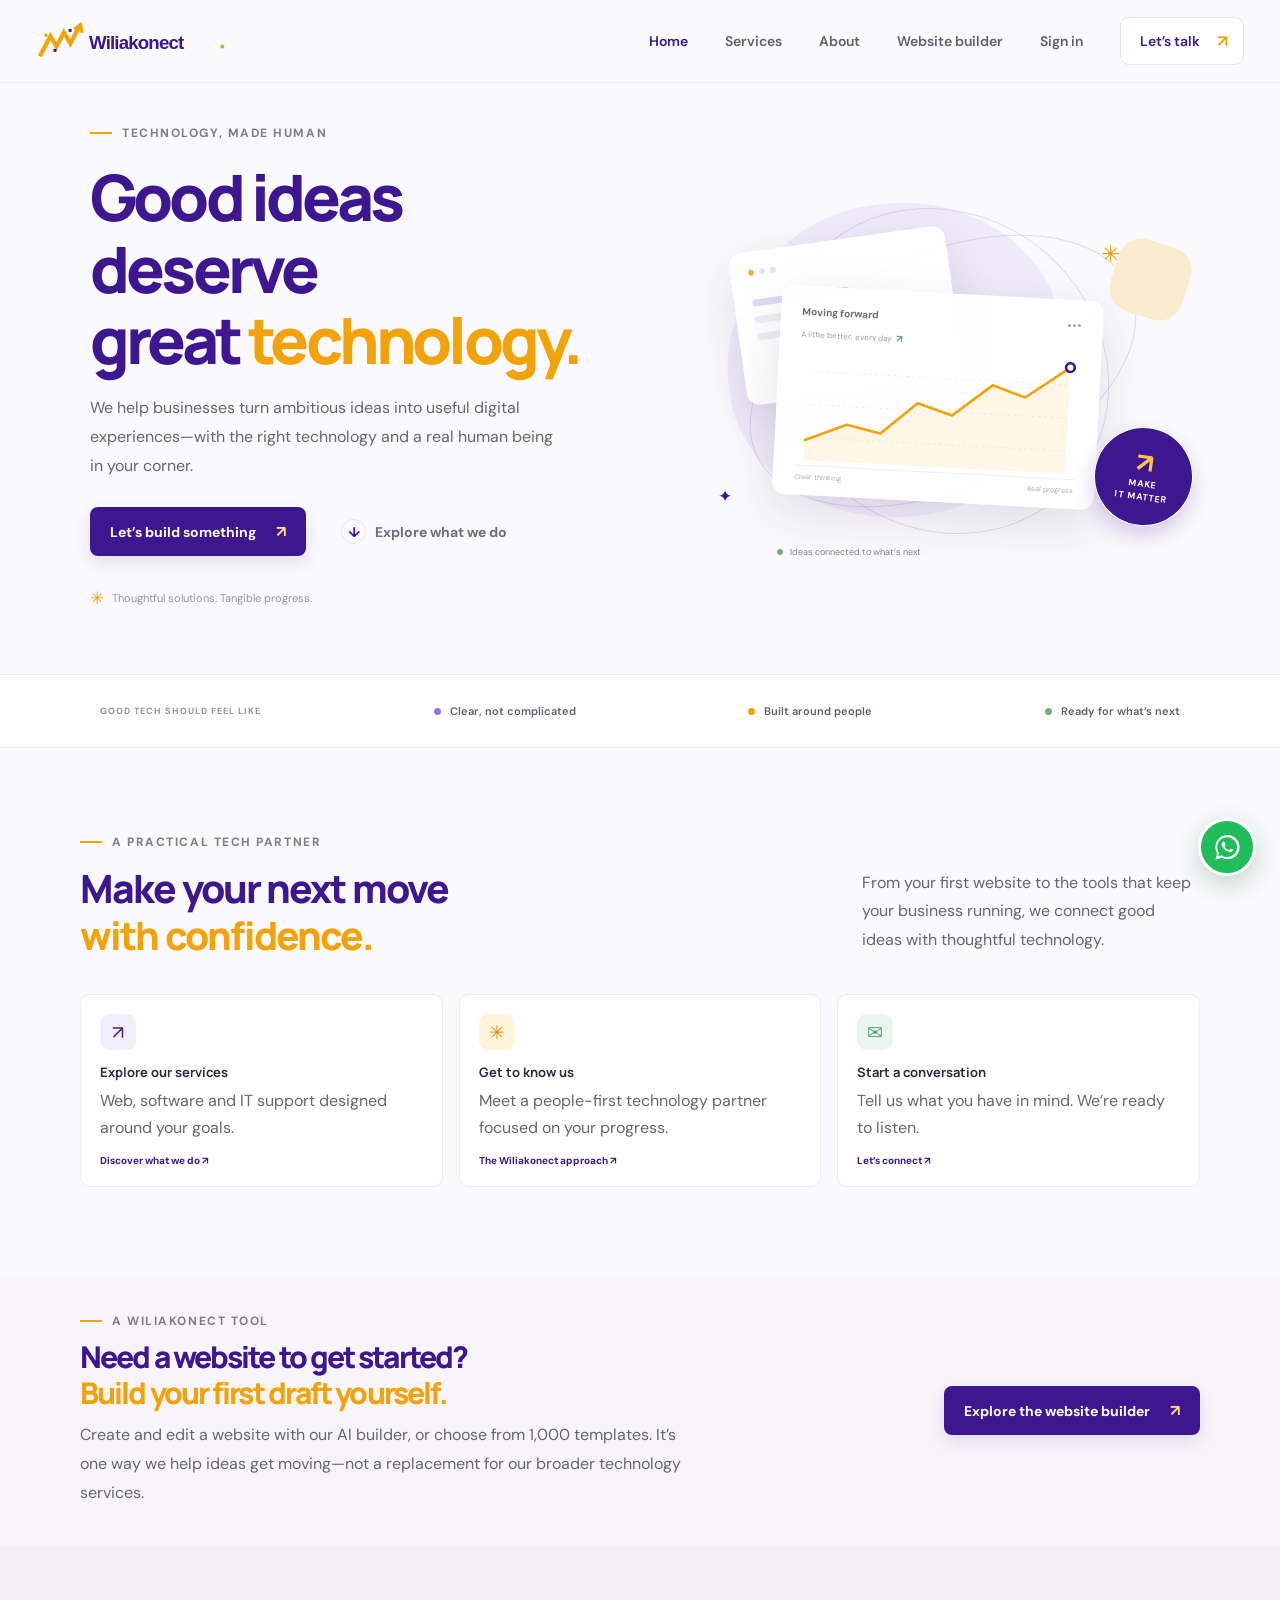
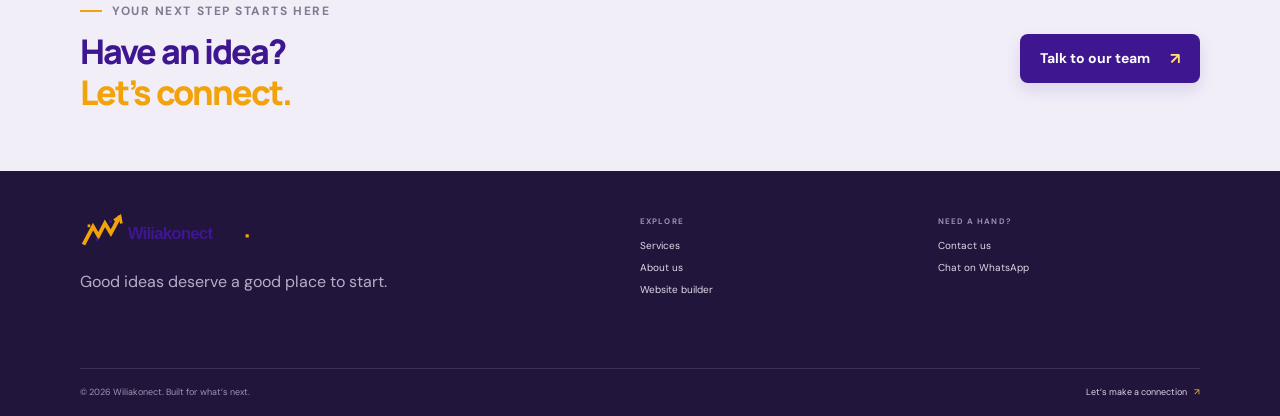
<file: index.html>
<!doctype html>
<html lang="en">
  <head>
    <meta charset="utf-8" />
    <meta name="viewport" content="width=device-width, initial-scale=1" />
    <meta name="theme-color" content="#faf9fc" />
    <meta
      name="description"
      content="Wiliakonect helps businesses grow with people-first technology, digital experiences and dependable IT support."
    />
    <title>Wiliakonect — Technology for what’s next</title>
    <link rel="preconnect" href="https://fonts.googleapis.com" />
    <link rel="preconnect" href="https://fonts.gstatic.com" crossorigin />
    <link
      href="https://fonts.googleapis.com/css2?family=DM+Sans:wght@400;500;600;700&family=Manrope:wght@400;500;600;700;800&display=swap"
      rel="stylesheet"
    />
    <link rel="stylesheet" href="style.css" />
    <link rel="icon" href="favicon.svg" type="image/svg+xml" />
    <script type="importmap">
      {"imports":{"react":"https://esm.sh/react@18.3.1","react-dom/client":"https://esm.sh/react-dom@18.3.1/client?external=react","htm":"https://esm.sh/htm@3.1.1?external=react"}}
    </script>
  </head>
  <body>
    <!-- EDIT: Main product navigation. -->
    <header class="site-header">
      <div class="header-inner">
        <a class="brand" href="index.html" aria-label="Wiliakonect home">
          <img class="brand-logo" src="brand.svg" alt="Wiliakonect" />
        </a>
        <button
          class="menu-toggle"
          id="menu-toggle"
          type="button"
          aria-label="Open navigation menu"
          aria-expanded="false"
          aria-controls="primary-nav"
        >
          <span></span><span></span>
        </button>
        <nav class="primary-nav" id="primary-nav" aria-label="Main navigation">
          <a href="index.html" aria-current="page">Home</a>
          <a href="services.html">Services</a>
          <a href="about.html">About</a>
          <a href="builder.html">Website builder</a>
          <a href="auth.html">Sign in</a>
          <a class="nav-contact" href="contact.html">Let’s talk <span aria-hidden="true">↗</span></a>
        </nav>
      </div>
    </header>
    <main>
      <!-- EDIT: Main product message and primary call to action. -->
      <section class="hero section-wrap" id="home">
        <div class="hero-copy">
          <p class="eyebrow"><span class="eyebrow-line"></span> TECHNOLOGY, MADE HUMAN</p>
          <h1>Good ideas deserve<br />great <span>technology.</span></h1>
          <p class="hero-description">
            We help businesses turn ambitious ideas into useful digital
            experiences—with the right technology and a real human being in your
            corner.
          </p>
          <div class="hero-actions">
            <a class="button button-primary" href="contact.html">Let’s build something <span aria-hidden="true">↗</span></a>
            <a class="button button-quiet" href="services.html"><span class="play-icon" aria-hidden="true">↓</span> Explore what we do</a>
          </div>
          <div class="hero-note"><span class="note-spark" aria-hidden="true">✳</span> Thoughtful solutions. Tangible progress.</div>
        </div>
        <div class="hero-visual" aria-label="Illustration of technology and business growth">
          <div class="visual-orbit orbit-one"></div><div class="visual-orbit orbit-two"></div>
          <div class="visual-spark spark-a">✳</div><div class="visual-spark spark-b">✦</div>
          <div class="visual-card visual-card-back"><div class="mini-card-top"><span></span><span></span><span></span></div><div class="mini-lines"><i></i><i></i><i></i></div></div>
          <div class="visual-card visual-card-front">
            <div class="chart-top"><span>Moving forward</span><span class="chart-menu">···</span></div>
            <div class="chart-number">A little better, every day <b>↗</b></div>
            <svg class="growth-chart" viewBox="0 0 300 132" role="img" aria-label="An upward-trending growth line">
              <path class="chart-grid" d="M0 30H300M0 68H300M0 106H300" />
              <path class="chart-area" d="M0 109 47 89 86 97 127 60 167 72 212 35 250 47 300 10V132H0Z" />
              <path class="chart-line" d="M0 109 47 89 86 97 127 60 167 72 212 35 250 47 300 10" />
              <circle cx="300" cy="10" r="5" />
            </svg>
            <div class="chart-foot"><span>Clear thinking</span><span>Real progress</span></div>
          </div>
          <div class="visual-stamp"><span class="stamp-icon">↗</span><span>MAKE<br />IT MATTER</span></div>
          <div class="visual-caption"><span></span> Ideas connected to what’s next</div>
        </div>
      </section>
      <section class="trust-strip" aria-label="Our values">
        <div class="trust-inner">
          <span>GOOD TECH SHOULD FEEL LIKE</span>
          <div class="trust-item"><i class="trust-dot dot-purple"></i>Clear, not complicated</div>
          <div class="trust-item"><i class="trust-dot dot-gold"></i>Built around people</div>
          <div class="trust-item"><i class="trust-dot dot-green"></i>Ready for what’s next</div>
        </div>
      </section>
      <section class="home-intro section-wrap">
        <div class="section-heading">
          <div><p class="eyebrow"><span class="eyebrow-line"></span> A PRACTICAL TECH PARTNER</p><h2>Make your next move<br /><span>with confidence.</span></h2></div>
          <p class="section-intro">From your first website to the tools that keep your business running, we connect good ideas with thoughtful technology.</p>
        </div>
        <div class="home-cards">
          <a class="home-card" href="services.html"><span class="home-card-icon">↗</span><h3>Explore our services</h3><p>Web, software and IT support designed around your goals.</p><span class="card-arrow">Discover what we do ↗</span></a>
          <a class="home-card" href="about.html"><span class="home-card-icon gold-icon">✳</span><h3>Get to know us</h3><p>Meet a people-first technology partner focused on your progress.</p><span class="card-arrow">The Wiliakonect approach ↗</span></a>
          <a class="home-card" href="contact.html"><span class="home-card-icon green-icon">✉</span><h3>Start a conversation</h3><p>Tell us what you have in mind. We’re ready to listen.</p><span class="card-arrow">Let’s connect ↗</span></a>
        </div>
      </section>
      <section class="builder-promo">
        <div class="section-wrap builder-promo-inner">
          <div><p class="eyebrow"><span class="eyebrow-line"></span> A WILIAKONECT TOOL</p><h2>Need a website to get started?<br /><span>Build your first draft yourself.</span></h2><p>Create and edit a website with our AI builder, or choose from 1,000 templates. It’s one way we help ideas get moving—not a replacement for our broader technology services.</p></div>
          <a class="button button-primary" href="builder.html">Explore the website builder <span aria-hidden="true">↗</span></a>
        </div>
      </section>
      <section class="home-cta">
        <div class="section-wrap home-cta-inner">
          <div><p class="eyebrow"><span class="eyebrow-line"></span> YOUR NEXT STEP STARTS HERE</p><h2>Have an idea?<br /><span>Let’s connect.</span></h2></div>
          <a class="button button-primary" href="contact.html">Talk to our team <span aria-hidden="true">↗</span></a>
        </div>
      </section>
    </main>
    <footer class="site-footer">
      <div class="footer-main section-wrap">
        <div class="footer-brand">
          <a class="brand" href="index.html" aria-label="Wiliakonect home">
            <img class="brand-logo" src="brand.svg" alt="Wiliakonect" />
          </a>
          <p>Good ideas deserve a good place to start.</p>
        </div>
        <div class="footer-nav"><span>EXPLORE</span><a href="services.html">Services</a><a href="about.html">About us</a><a href="builder.html">Website builder</a></div>
        <div class="footer-nav"><span>NEED A HAND?</span><a href="contact.html">Contact us</a><a href="https://wa.me/2349114638331">Chat on WhatsApp</a></div>
      </div>
      <div class="footer-bottom section-wrap">
        <span>© <span class="current-year"></span> Wiliakonect. Built for what’s next.</span>
        <a href="contact.html">Let’s make a connection <span>↗</span></a>
      </div>
    </footer>
    <div id="wiliakonect-assistant"></div>
    <script type="module" src="assistant.js"></script>
    <script src="site.js"></script>
  </body>
</html>
</file>
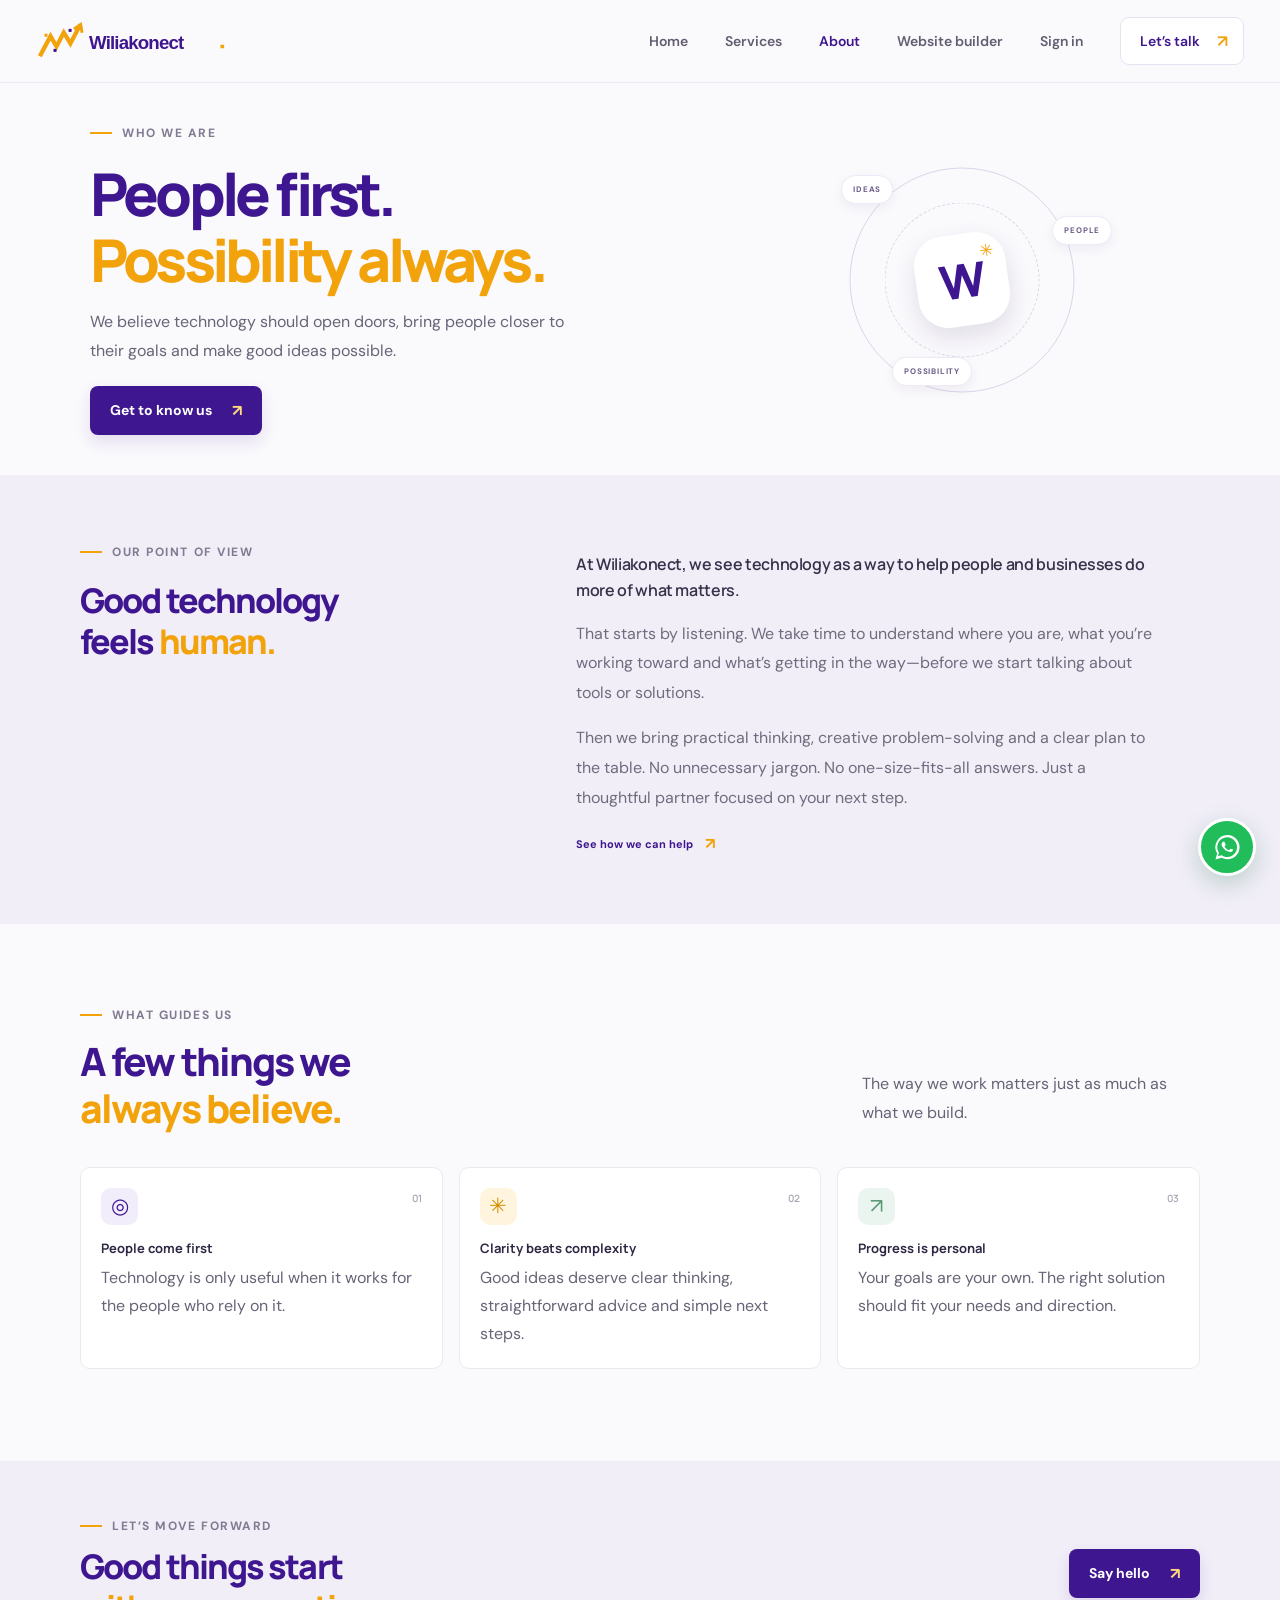
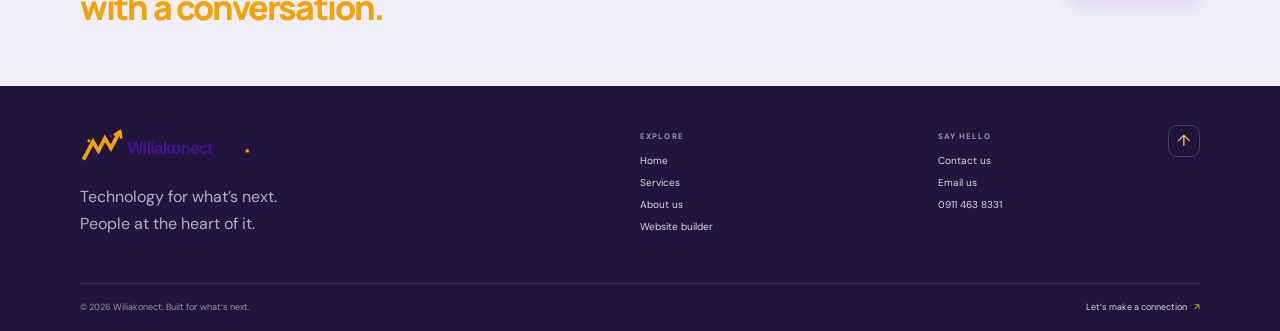
<file: about.html>
<!doctype html>
<html lang="en">
  <head>
    <meta charset="utf-8" />
    <meta name="viewport" content="width=device-width, initial-scale=1" />
    <meta name="theme-color" content="#faf9fc" />
    <meta
      name="description"
      content="Get to know Wiliakonect, a people-first technology company helping businesses move forward."
    />
    <title>About Wiliakonect — People-first technology</title>
    <link rel="preconnect" href="https://fonts.googleapis.com" />
    <link rel="preconnect" href="https://fonts.gstatic.com" crossorigin />
    <link
      href="https://fonts.googleapis.com/css2?family=DM+Sans:wght@400;500;600;700&family=Manrope:wght@400;500;600;700;800&display=swap"
      rel="stylesheet"
    />
    <link rel="stylesheet" href="style.css" />
    <link rel="icon" href="favicon.svg" type="image/svg+xml" />
    <script type="importmap">
      {"imports":{"react":"https://esm.sh/react@18.3.1","react-dom/client":"https://esm.sh/react-dom@18.3.1/client?external=react","htm":"https://esm.sh/htm@3.1.1?external=react"}}
    </script>
  </head>
  <body>
    <header class="site-header">
      <div class="header-inner">
        <a class="brand" href="index.html" aria-label="Wiliakonect home"
          ><img class="brand-logo" src="brand.svg" alt="Wiliakonect" /></a>
        <button
          class="menu-toggle"
          id="menu-toggle"
          type="button"
          aria-label="Open navigation menu"
          aria-expanded="false"
          aria-controls="primary-nav"
        >
          <span></span><span></span>
        </button>
        <nav class="primary-nav" id="primary-nav" aria-label="Main navigation">
          <a href="index.html">Home</a><a href="services.html">Services</a
          ><a href="about.html" aria-current="page">About</a
          ><a href="builder.html">Website builder</a
          ><a href="auth.html">Sign in</a
          ><a class="nav-contact" href="contact.html"
            >Let’s talk <span aria-hidden="true">↗</span></a
          >
        </nav>
      </div>
    </header>
    <main>
      <section class="inner-hero section-wrap about-page-hero">
        <div class="inner-hero-copy">
          <p class="eyebrow"><span class="eyebrow-line"></span> WHO WE ARE</p>
          <h1>People first.<br /><span>Possibility always.</span></h1>
          <p class="hero-description">
            We believe technology should open doors, bring people closer to
            their goals and make good ideas possible.
          </p>
          <a class="button button-primary" href="contact.html"
            >Get to know us <span>↗</span></a
          >
        </div>
        <div
          class="inner-hero-art about-page-art"
          aria-label="Wiliakonect brings ideas, people and possibility together"
        >
          <span class="about-ring ring-one"></span
          ><span class="about-ring ring-two"></span
          ><span class="about-center"><b>W</b><i>✳</i></span
          ><span class="about-node node-one">IDEAS</span
          ><span class="about-node node-two">PEOPLE</span
          ><span class="about-node node-three">POSSIBILITY</span>
        </div>
      </section>
      <section class="story-section">
        <div class="section-wrap story-inner">
          <div class="story-aside">
            <p class="eyebrow">
              <span class="eyebrow-line"></span> OUR POINT OF VIEW
            </p>
            <h2>Good technology<br />feels <span>human.</span></h2>
          </div>
          <div class="story-copy">
            <p class="story-lead">
              At Wiliakonect, we see technology as a way to help people and
              businesses do more of what matters.
            </p>
            <p>
              That starts by listening. We take time to understand where you
              are, what you’re working toward and what’s getting in the
              way—before we start talking about tools or solutions.
            </p>
            <p>
              Then we bring practical thinking, creative problem-solving and a
              clear plan to the table. No unnecessary jargon. No
              one-size-fits-all answers. Just a thoughtful partner focused on
              your next step.
            </p>
            <a class="inline-link" href="services.html"
              >See how we can help <span>↗</span></a
            >
          </div>
        </div>
      </section>
      <section class="values-section section-wrap">
        <div class="section-heading">
          <div>
            <p class="eyebrow">
              <span class="eyebrow-line"></span> WHAT GUIDES US
            </p>
            <h2>A few things we<br /><span>always believe.</span></h2>
          </div>
          <p class="section-intro">
            The way we work matters just as much as what we build.
          </p>
        </div>
        <div class="value-grid">
          <article class="value-card">
            <span class="value-number">01</span
            ><span class="value-symbol">◎</span>
            <h3>People come first</h3>
            <p>
              Technology is only useful when it works for the people who rely on
              it.
            </p>
          </article>
          <article class="value-card">
            <span class="value-number">02</span
            ><span class="value-symbol value-gold">✳</span>
            <h3>Clarity beats complexity</h3>
            <p>
              Good ideas deserve clear thinking, straightforward advice and
              simple next steps.
            </p>
          </article>
          <article class="value-card">
            <span class="value-number">03</span
            ><span class="value-symbol value-green">↗</span>
            <h3>Progress is personal</h3>
            <p>
              Your goals are your own. The right solution should fit your needs
              and direction.
            </p>
          </article>
        </div>
      </section>
      <section class="service-cta">
        <div class="section-wrap service-cta-inner">
          <div>
            <p class="eyebrow">
              <span class="eyebrow-line"></span> LET’S MOVE FORWARD
            </p>
            <h2>Good things start<br /><span>with a conversation.</span></h2>
          </div>
          <a class="button button-primary" href="contact.html"
            >Say hello <span>↗</span></a
          >
        </div>
      </section>
    </main>
    <footer class="site-footer">
      <div class="footer-main section-wrap">
        <div class="footer-brand">
          <a class="brand" href="index.html" aria-label="Wiliakonect home"
            ><img class="brand-logo" src="brand.svg" alt="Wiliakonect" /></a>
          <p>Technology for what’s next.<br />People at the heart of it.</p>
        </div>
        <div class="footer-nav">
          <span>EXPLORE</span><a href="index.html">Home</a
          ><a href="services.html">Services</a><a href="about.html">About us</a
          ><a href="builder.html">Website builder</a>
        </div>
        <div class="footer-nav">
          <span>SAY HELLO</span><a href="contact.html">Contact us</a
          ><a href="mailto:wiliakonect.store@gmail.com">Email us</a
          ><a href="tel:+2349114638331">0911 463 8331</a>
        </div>
        <a class="back-to-top" href="about.html" aria-label="Back to top">↑</a>
      </div>
      <div class="footer-bottom section-wrap">
        <span
          >© <span class="current-year"></span> Wiliakonect. Built for what’s
          next.</span
        ><a href="contact.html">Let’s make a connection <span>↗</span></a>
      </div>
    </footer>
    <div id="wiliakonect-assistant"></div>
    <script type="module" src="assistant.js"></script>
    <script src="site.js"></script>
  </body>
</html>
</file>
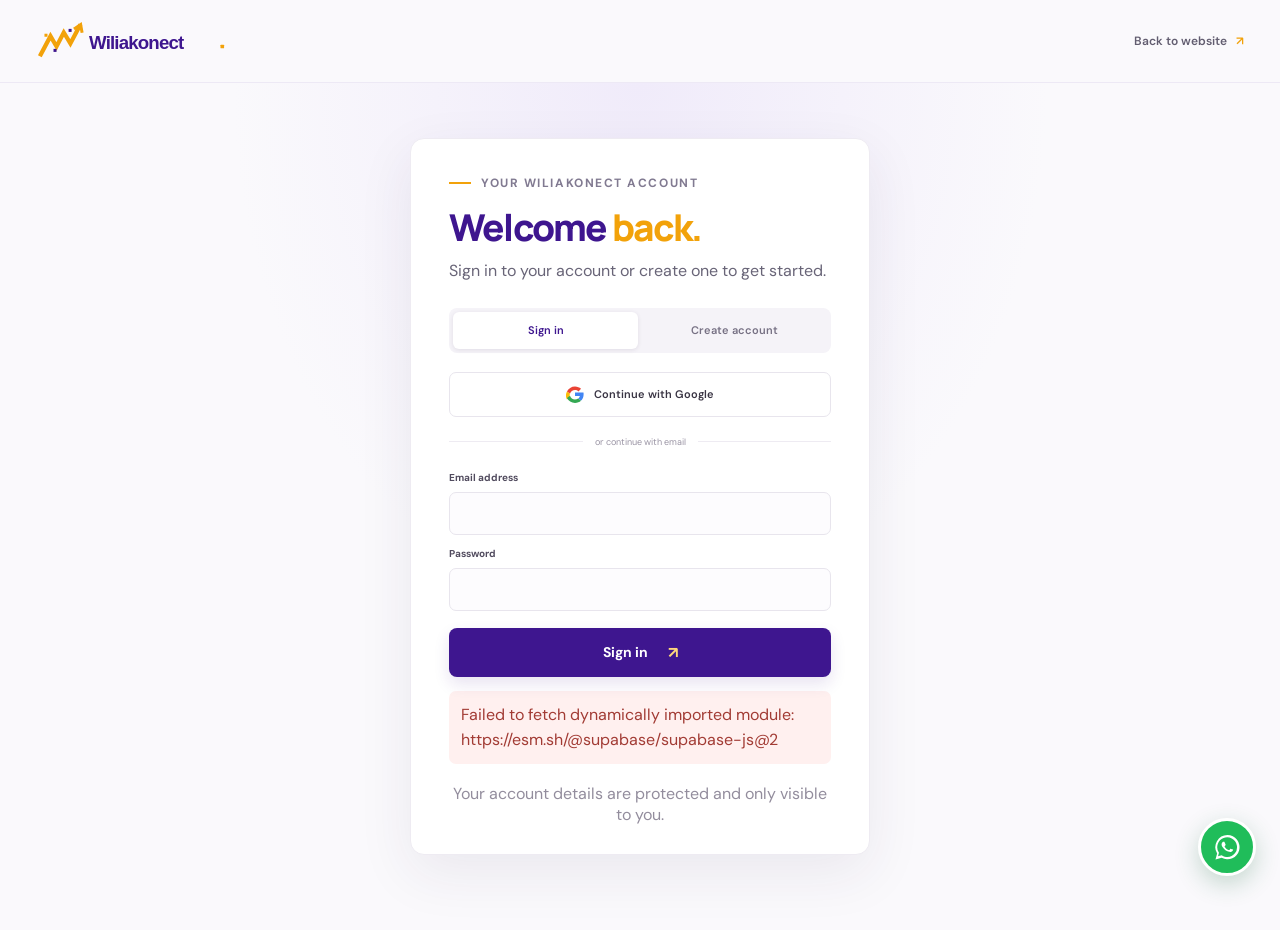
<file: auth.html>
<!doctype html>
<html lang="en">
  <head>
    <meta charset="utf-8" />
    <meta name="viewport" content="width=device-width, initial-scale=1" />
    <meta name="theme-color" content="#faf9fc" />
    <meta name="description" content="Sign in or create your Wiliakonect account." />
    <title>Sign in — Wiliakonect</title>
    <link rel="preconnect" href="https://fonts.googleapis.com" />
    <link rel="preconnect" href="https://fonts.gstatic.com" crossorigin />
    <link
      href="https://fonts.googleapis.com/css2?family=DM+Sans:wght@400;500;600;700&family=Manrope:wght@400;500;600;700;800&display=swap"
      rel="stylesheet"
    />
    <link rel="stylesheet" href="style.css" />
    <link rel="icon" href="favicon.svg" type="image/svg+xml" />
  </head>
  <body data-page="auth">
    <!-- EDIT: Shared header and logo for the account pages. -->
    <header class="site-header">
      <div class="header-inner">
        <a class="brand" href="index.html" aria-label="Wiliakonect home">
          <img class="brand-logo" src="brand.svg" alt="Wiliakonect" />
        </a>
        <a class="auth-home-link" href="index.html">Back to website <span aria-hidden="true">↗</span></a>
      </div>
    </header>
    <!-- EDIT: Sign-in/sign-up content, labels, and buttons are in this card. -->
    <main class="auth-page">
      <section class="auth-card" aria-labelledby="auth-title">
        <p class="eyebrow"><span class="eyebrow-line"></span> YOUR WILIAKONECT ACCOUNT</p>
        <h1 id="auth-title">Welcome <span>back.</span></h1>
        <p class="auth-intro">Sign in to your account or create one to get started.</p>

        <div class="auth-tabs" role="group" aria-label="Choose an account action">
          <button class="auth-tab is-active" id="show-sign-in" type="button" aria-pressed="true">Sign in</button>
          <button class="auth-tab" id="show-sign-up" type="button" aria-pressed="false">Create account</button>
        </div>

        <button class="google-button" id="google-sign-in" type="button">
          <svg viewBox="0 0 48 48" aria-hidden="true">
            <path fill="#EA4335" d="M24 9.5c3.54 0 6.71 1.22 9.21 3.6l6.85-6.85C35.9 2.38 30.47 0 24 0 14.62 0 6.51 5.38 2.56 13.22l7.98 6.19C12.43 13.72 17.74 9.5 24 9.5Z" transform="translate(0 4)" />
            <path fill="#4285F4" d="M46.98 24.55c0-1.57-.15-3.09-.38-4.55H24v9.02h12.94c-.58 2.96-2.26 5.48-4.76 7.18l7.73 6C44.42 38.05 46.98 31.92 46.98 24.55Z" />
            <path fill="#FBBC05" d="M10.53 28.59a14.4 14.4 0 0 1 0-9.18l-7.98-6.19a23.95 23.95 0 0 0 0 21.56l7.98-6.19Z" transform="translate(0 4)" />
            <path fill="#34A853" d="M24 48c6.48 0 11.93-2.13 15.91-5.8l-7.73-6c-2.15 1.45-4.92 2.3-8.18 2.3-6.26 0-11.57-4.22-13.47-9.91l-7.98 6.19C6.51 42.62 14.62 48 24 48Z" />
          </svg>
          Continue with Google
        </button>

        <div class="auth-divider"><span>or continue with email</span></div>

        <form class="auth-form" id="sign-in-form">
          <label for="sign-in-email">Email address</label>
          <input id="sign-in-email" name="email" type="email" autocomplete="email" required />
          <label for="sign-in-password">Password</label>
          <input id="sign-in-password" name="password" type="password" autocomplete="current-password" required />
          <button class="button button-primary auth-submit" type="submit">Sign in <span aria-hidden="true">↗</span></button>
        </form>

        <form class="auth-form" id="sign-up-form" hidden>
          <label for="sign-up-name">Your name</label>
          <input id="sign-up-name" name="name" type="text" autocomplete="name" maxlength="80" required />
          <label for="sign-up-email">Email address</label>
          <input id="sign-up-email" name="email" type="email" autocomplete="email" required />
          <label for="sign-up-password">Create a password</label>
          <input id="sign-up-password" name="password" type="password" autocomplete="new-password" minlength="8" required />
          <p class="auth-hint">Use at least 8 characters.</p>
          <button class="button button-primary auth-submit" type="submit">Create account <span aria-hidden="true">↗</span></button>
        </form>

        <p class="auth-message" id="auth-message" role="status" aria-live="polite" hidden></p>
        <p class="auth-privacy">Your account details are protected and only visible to you.</p>
      </section>
    </main>
    <!-- Keep site.js for shared site behavior and auth.js for account actions. -->
    <script src="site.js"></script>
    <script type="module" src="auth.js"></script>
  </body>
</html>
</file>
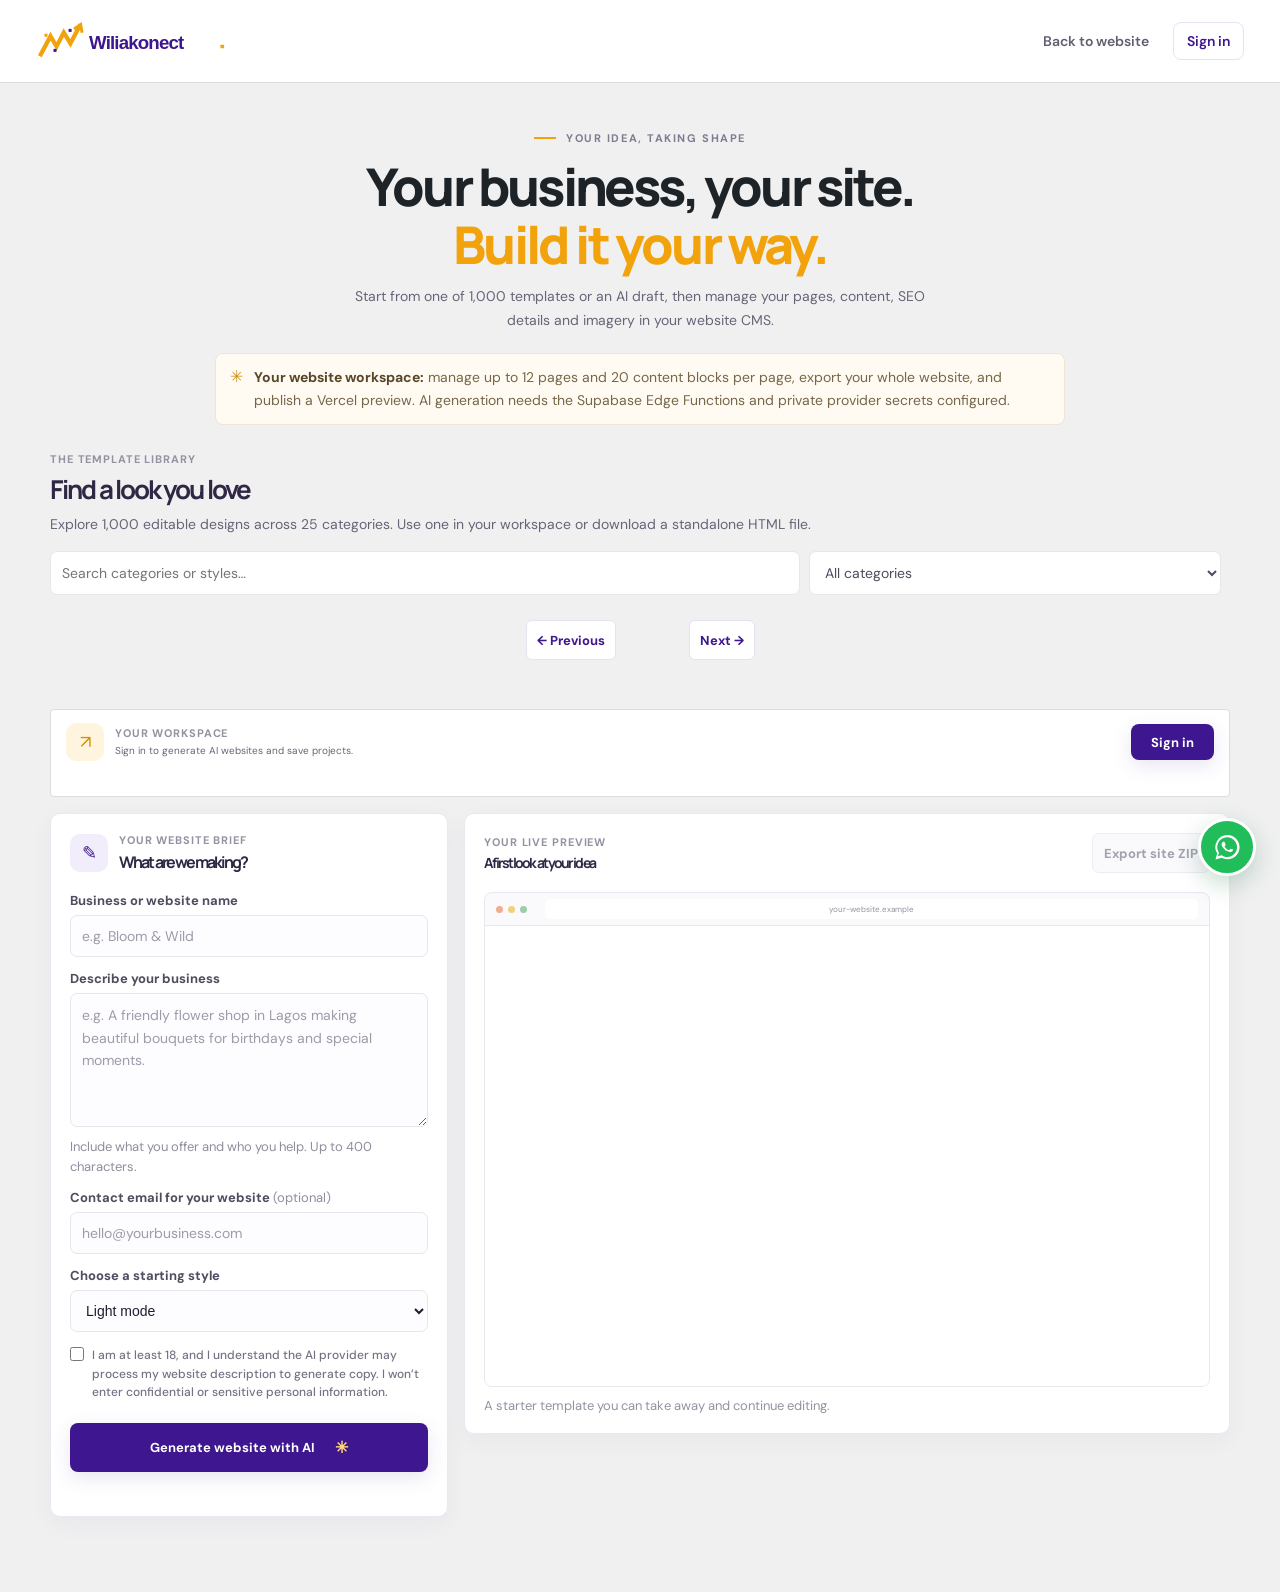
<file: builder.html>
<!doctype html>
<html lang="en">
  <head>
    <meta charset="utf-8" />
    <meta name="viewport" content="width=device-width, initial-scale=1" />
    <meta name="theme-color" content="#faf9fc" />
    <meta
      name="description"
      content="Describe your business and create a website preview in minutes."
    />
    <title>Website builder — Wiliakonect</title>
    <link rel="preconnect" href="https://fonts.googleapis.com" />
    <link rel="preconnect" href="https://fonts.gstatic.com" crossorigin />
    <link
      href="https://fonts.googleapis.com/css2?family=DM+Sans:wght@400;500;600;700&family=Manrope:wght@400;500;600;700;800&display=swap"
      rel="stylesheet"
    />
    <link rel="stylesheet" href="style.css" />
    <link rel="icon" href="favicon.svg" type="image/svg+xml" />
  </head>
  <body class="builder-page cms-admin-page">
    <!-- EDIT: Builder header and navigation. -->
    <header class="site-header">
      <div class="header-inner">
        <a class="brand" href="index.html" aria-label="Wiliakonect home">
          <img class="brand-logo" src="brand.svg" alt="Wiliakonect" />
        </a>
        <nav class="dashboard-nav" aria-label="Builder navigation">
          <a href="index.html">Back to website</a>
          <a href="dashboard.html" id="builder-dashboard-link" hidden>Dashboard</a>
          <a class="builder-signin" href="auth.html">Sign in</a>
        </nav>
      </div>
    </header>
    <main class="builder-workspace">
      <section class="builder-heading">
        <p class="eyebrow"><span class="eyebrow-line"></span> YOUR IDEA, TAKING SHAPE</p>
        <h1>Your business, your site.<br /><span>Build it your way.</span></h1>
        <p>Start from one of 1,000 templates or an AI draft, then manage your pages, content, SEO details and imagery in your website CMS.</p>
      </section>

      <div class="builder-demo-note" role="note">
        <span aria-hidden="true">✳</span>
        <p><strong>Your website workspace:</strong> manage up to 12 pages and 20 content blocks per page, export your whole website, and publish a Vercel preview. AI generation needs the Supabase Edge Functions and private provider secrets configured.</p>
      </div>

      <section class="template-library" aria-labelledby="template-library-title">
        <div class="template-library-heading">
          <div>
            <p class="dashboard-label">THE TEMPLATE LIBRARY</p>
            <h2 id="template-library-title">Find a look you love</h2>
            <p>Explore 1,000 editable designs across 25 categories. Use one in your workspace or download a standalone HTML file.</p>
          </div>
        </div>
        <div class="template-library-tools">
          <label class="visually-hidden" for="template-search">Search website templates</label>
          <input id="template-search" type="search" placeholder="Search categories or styles…" autocomplete="off" />
          <label class="visually-hidden" for="template-category">Filter by category</label>
          <select id="template-category"><option value="">All categories</option></select>
          <span class="template-count" id="template-count" aria-live="polite"></span>
        </div>
        <div class="template-grid" id="template-grid" aria-live="polite"></div>
        <nav class="template-pagination" id="template-pagination" aria-label="Template pages">
          <button class="project-action-button" id="template-previous" type="button">← Previous</button>
          <span id="template-page-label"></span>
          <button class="project-action-button" id="template-next" type="button">Next →</button>
        </nav>
        <p class="template-feedback" id="template-feedback" role="status" aria-live="polite"></p>
      </section>

      <section class="project-toolbar" id="project-toolbar" aria-label="Website project actions">
        <div class="project-account-state">
          <span class="dashboard-icon dashboard-icon-gold">↗</span>
          <div>
            <p class="dashboard-label">YOUR WORKSPACE</p>
            <p id="project-account-message">Sign in to generate AI websites and save projects.</p>
          </div>
          <a class="button button-primary project-signin" href="auth.html?next=builder.html" id="builder-sign-in">Sign in</a>
        </div>
        <div class="project-actions" id="project-actions" hidden>
          <label class="visually-hidden" for="saved-projects">Open a saved project</label>
          <select id="saved-projects" aria-label="Open a saved project">
            <option value="">New website</option>
          </select>
          <button class="project-action-button" id="new-project" type="button">New</button>
          <button class="project-action-button" id="save-project" type="button" disabled>Save</button>
          <button class="project-action-button project-publish-button" id="publish-project" type="button" disabled>Publish to Vercel</button>
          <button class="project-action-button project-delete-button" id="delete-project" type="button" disabled>Delete</button>
          <button class="project-action-button builder-signout-button" id="builder-sign-out" type="button" hidden>Sign out</button>
          <a class="project-live-link" id="published-project-link" href="#" target="_blank" rel="noopener noreferrer" hidden>Open published site ↗</a>
        </div>
        <p class="project-feedback" id="project-feedback" role="status" aria-live="polite"></p>
      </section>

      <div class="builder-workbench" id="builder-workbench">
        <form class="builder-prompt-card" id="builder-form">
          <div class="builder-card-heading">
            <span class="dashboard-icon">✎</span>
            <div><p class="dashboard-label">YOUR WEBSITE BRIEF</p><h2>What are we making?</h2></div>
          </div>

          <label for="business-name">Business or website name</label>
          <input id="business-name" name="businessName" type="text" maxlength="60" placeholder="e.g. Bloom &amp; Wild" required />

          <label for="business-description">Describe your business</label>
          <textarea
            id="business-description"
            name="description"
            minlength="12"
            maxlength="400"
            rows="5"
            placeholder="e.g. A friendly flower shop in Lagos making beautiful bouquets for birthdays and special moments."
            required
          ></textarea>
          <span class="builder-field-hint">Include what you offer and who you help. Up to 400 characters.</span>

          <label for="business-email">Contact email for your website <span class="builder-optional">(optional)</span></label>
          <input id="business-email" name="email" type="email" autocomplete="email" placeholder="hello@yourbusiness.com" />

          <label for="website-style">Choose a starting style</label>
          <select id="website-style" name="style">
            <option value="light">Light mode</option>
            <option value="warm">Warm &amp; welcoming</option>
            <option value="bold">Bold &amp; modern</option>
            <option value="dark">Dark mode</option>
          </select>

          <label class="ai-terms-check" for="ai-terms">
            <input id="ai-terms" name="aiTerms" type="checkbox" required />
            <span>I am at least 18, and I understand the AI provider may process my website description to generate copy. I won’t enter confidential or sensitive personal information.</span>
          </label>

          <button class="button button-primary builder-generate" type="submit">
            Generate website with AI <span aria-hidden="true">✳</span>
          </button>
          <p class="builder-feedback" id="builder-feedback" role="status" aria-live="polite"></p>
        </form>

        <section class="builder-preview-panel" aria-labelledby="preview-title">
          <div class="builder-preview-topbar">
            <div><p class="dashboard-label">YOUR LIVE PREVIEW</p><h2 id="preview-title">A first look at your idea</h2></div>
            <button class="builder-download" id="download-site" type="button" disabled>Export site ZIP</button>
          </div>
          <div class="builder-browser">
            <div class="builder-browser-bar"><span></span><span></span><span></span><div id="preview-address">your-website.example</div></div>
            <iframe
              class="builder-iframe"
              id="website-preview"
              title="Website preview"
              sandbox="allow-downloads"
              srcdoc="<!doctype html><html lang='en'><meta charset='utf-8'><body style='margin:0;display:grid;place-items:center;min-height:100vh;background:#f6f3fb;color:#51466a;font-family:Arial,sans-serif;text-align:center'><main style='padding:30px'><div style='font-size:35px;color:#8b6ccb'>✳</div><h1 style='font-size:28px'>Your idea goes here</h1><p style='color:#797283;line-height:1.6'>Fill in your website brief and create a preview.<br>Your first draft will show up right here.</p></main></body></html>"
            ></iframe>
          </div>
          <p class="builder-preview-caption">A starter template you can take away and continue editing.</p>
        </section>
      </div>

      <section class="site-editor" id="site-editor" aria-labelledby="site-editor-title" hidden>
        <div class="site-editor-heading">
          <div><p class="dashboard-label">CONTENT MANAGEMENT</p><h2 id="site-editor-title">Your website CMS</h2></div>
          <p>Manage pages, search details, imagery and content blocks. Save a draft or publish your complete site.</p>
        </div>
        <div class="cms-page-toolbar">
          <label for="cms-page-select">Editing page<select id="cms-page-select"></select></label>
          <button class="project-action-button" id="cms-add-page" type="button">Add page +</button>
          <button class="project-action-button project-delete-button" id="cms-delete-page" type="button">Delete page</button>
          <span id="cms-page-feedback" role="status" aria-live="polite"></span>
        </div>
        <div class="site-editor-fields">
          <label for="edit-brand">Website name<input id="edit-brand" maxlength="80" /></label>
          <label for="edit-page-title">Page navigation title<input id="edit-page-title" maxlength="60" /></label>
          <label for="edit-page-slug">Page address<input id="edit-page-slug" maxlength="48" /></label>
          <label for="edit-eyebrow">Small heading<input id="edit-eyebrow" maxlength="90" /></label>
          <label for="edit-headline">Main headline<input id="edit-headline" maxlength="120" /></label>
          <label for="edit-cta">Button label<input id="edit-cta" maxlength="35" /></label>
          <label class="site-editor-wide" for="edit-description">Introduction<textarea id="edit-description" maxlength="500" rows="3"></textarea></label>
          <label for="edit-email">Contact email<input id="edit-email" type="email" maxlength="160" /></label>
          <label class="site-editor-wide" for="edit-hero-image">Hero image URL <span class="builder-optional">HTTPS image URL (optional)</span><input id="edit-hero-image" type="url" maxlength="2048" placeholder="https://images.example.com/your-image.jpg" /></label>
          <label for="edit-hero-image-alt">Hero image description<input id="edit-hero-image-alt" maxlength="160" placeholder="Describe the image for screen readers" /></label>
          <label for="edit-seo-title">Search title<input id="edit-seo-title" maxlength="70" /></label>
          <label class="site-editor-wide" for="edit-seo-description">Search description<textarea id="edit-seo-description" maxlength="160" rows="2"></textarea></label>
          <label for="website-style-editor">Website appearance<select id="website-style-editor">
            <option value="light">Light mode</option>
            <option value="warm">Warm &amp; welcoming</option>
            <option value="bold">Bold &amp; modern</option>
            <option value="dark">Dark mode</option>
          </select></label>
        </div>
        <section class="cms-plugins" aria-labelledby="cms-plugins-title">
          <div class="site-sections-heading">
            <div><p class="dashboard-label">EXTEND YOUR WEBSITE</p><h3 id="cms-plugins-title">Plugins &amp; add-ons</h3></div>
            <p>Install safe Wiliakonect add-ons for this website. They are not third-party WordPress plugins.</p>
          </div>
          <div class="cms-plugin-list" id="cms-plugin-list"></div>
          <p class="cms-plugin-feedback" id="cms-plugin-feedback" role="status" aria-live="polite"></p>
        </section>
        <div class="site-sections-heading"><div><p class="dashboard-label">PAGE CONTENT</p><h3>Content blocks <span id="cms-block-count"></span></h3></div><button class="project-action-button" id="add-section" type="button">Add content block +</button></div>
        <div class="site-sections-editor" id="site-sections-editor"></div>
      </section>
    </main>
    <script src="site.js"></script>
    <script type="module" src="builder.js"></script>
  </body>
</html>
</file>
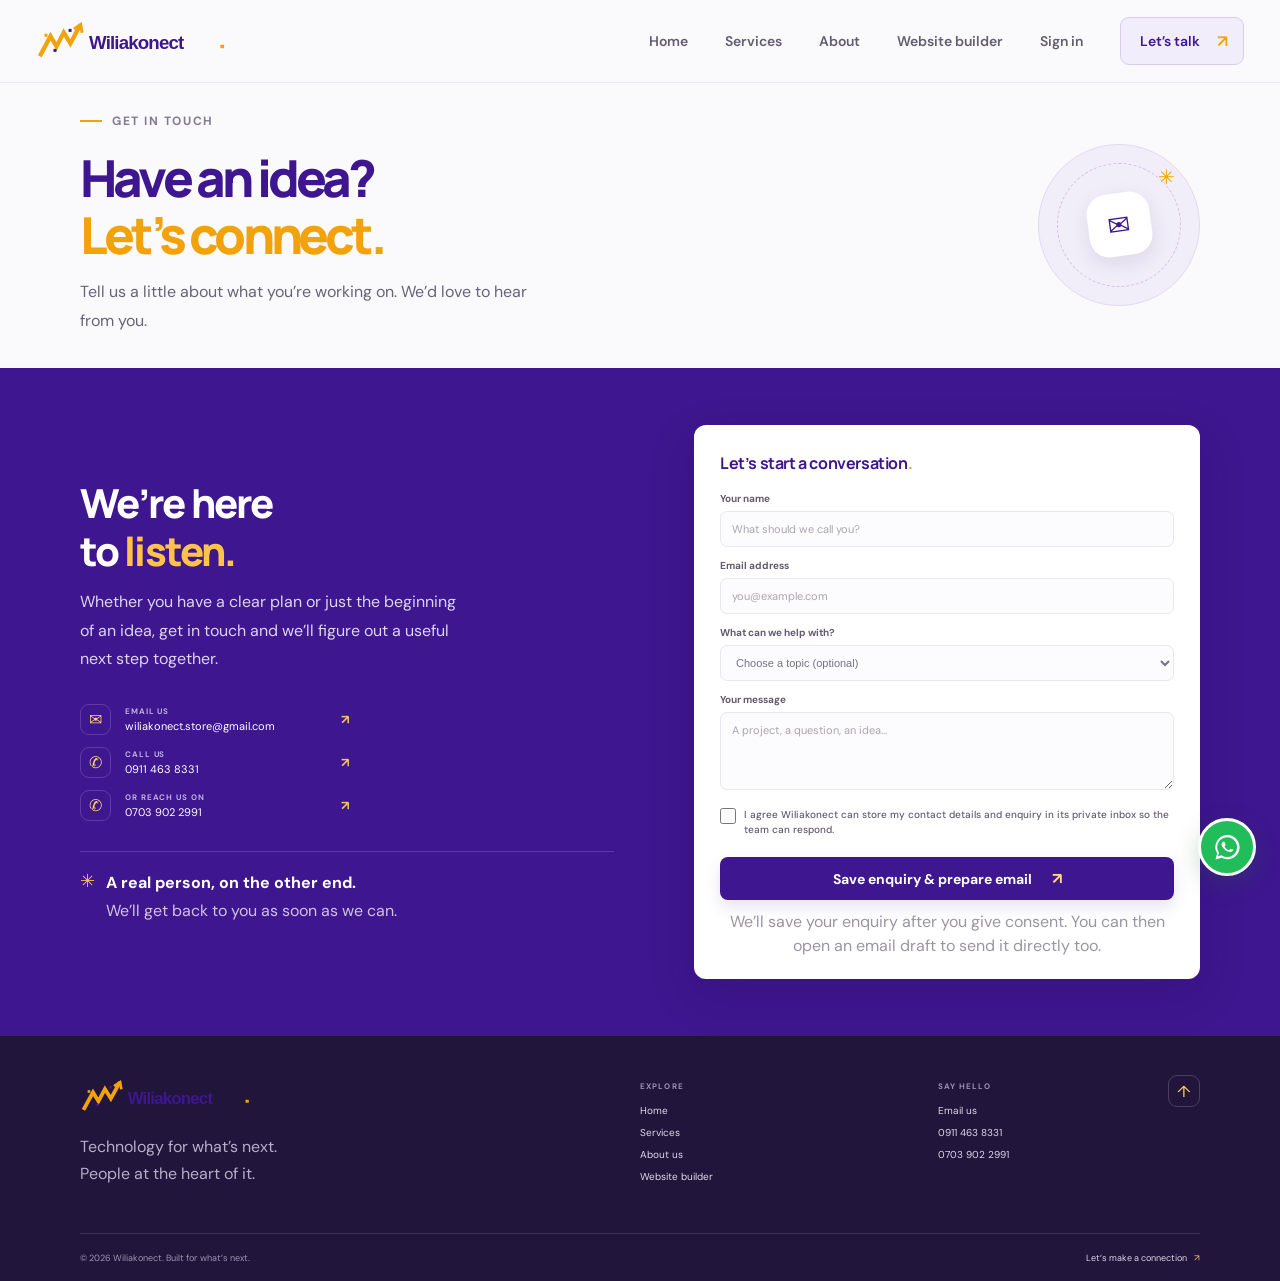
<file: contact.html>
<!doctype html>
<html lang="en">
  <head>
    <meta charset="utf-8" />
    <meta name="viewport" content="width=device-width, initial-scale=1" />
    <meta name="theme-color" content="#faf9fc" />
    <meta
      name="description"
      content="Contact Wiliakonect to talk about your website, software project or IT support needs."
    />
    <title>Contact Wiliakonect — Let’s connect</title>
    <link rel="preconnect" href="https://fonts.googleapis.com" />
    <link rel="preconnect" href="https://fonts.gstatic.com" crossorigin />
    <link
      href="https://fonts.googleapis.com/css2?family=DM+Sans:wght@400;500;600;700&family=Manrope:wght@400;500;600;700;800&display=swap"
      rel="stylesheet"
    />
    <link rel="stylesheet" href="style.css" />
    <link rel="icon" href="favicon.svg" type="image/svg+xml" />
    <script type="importmap">
      {"imports":{"react":"https://esm.sh/react@18.3.1","react-dom/client":"https://esm.sh/react-dom@18.3.1/client?external=react","htm":"https://esm.sh/htm@3.1.1?external=react"}}
    </script>
  </head>
  <body>
    <header class="site-header">
      <div class="header-inner">
        <a class="brand" href="index.html" aria-label="Wiliakonect home"
          ><img class="brand-logo" src="brand.svg" alt="Wiliakonect" /></a>
        <button
          class="menu-toggle"
          id="menu-toggle"
          type="button"
          aria-label="Open navigation menu"
          aria-expanded="false"
          aria-controls="primary-nav"
        >
          <span></span><span></span>
        </button>
        <nav class="primary-nav" id="primary-nav" aria-label="Main navigation">
          <a href="index.html">Home</a><a href="services.html">Services</a
          ><a href="about.html">About</a
          ><a href="builder.html">Website builder</a
          ><a href="auth.html">Sign in</a
          ><a class="nav-contact" href="contact.html" aria-current="page"
            >Let’s talk <span aria-hidden="true">↗</span></a
          >
        </nav>
      </div>
    </header>
    <main>
      <section class="contact-page-hero section-wrap">
        <div>
          <p class="eyebrow"><span class="eyebrow-line"></span> GET IN TOUCH</p>
          <h1>Have an idea?<br /><span>Let’s connect.</span></h1>
          <p class="hero-description">
            Tell us a little about what you’re working on. We’d love to hear
            from you.
          </p>
        </div>
        <div class="contact-orbit" aria-hidden="true">
          <span>✉</span><i>✳</i>
        </div>
      </section>
      <section class="contact-page-main">
        <div class="section-wrap contact-page-grid">
          <div class="contact-details">
            <h2>We’re here<br />to <span>listen.</span></h2>
            <p>
              Whether you have a clear plan or just the beginning of an idea,
              get in touch and we’ll figure out a useful next step together.
            </p>
            <a
              class="contact-detail-link"
              href="mailto:wiliakonect.store@gmail.com"
              ><span class="contact-icon">✉</span
              ><span><small>EMAIL US</small>wiliakonect.store@gmail.com</span
              ><b>↗</b></a
            >
            <a class="contact-detail-link" href="tel:+2349114638331"
              ><span class="contact-icon">✆</span
              ><span><small>CALL US</small>0911 463 8331</span><b>↗</b></a
            >
            <a class="contact-detail-link" href="tel:+2347039022991"
              ><span class="contact-icon">✆</span
              ><span><small>OR REACH US ON</small>0703 902 2991</span
              ><b>↗</b></a
            >
            <div class="response-note">
              <span>✳</span>
              <p>
                <strong>A real person, on the other end.</strong><br />We’ll get
                back to you as soon as we can.
              </p>
            </div>
          </div>
          <form class="contact-form contact-page-form" id="contact-form">
            <p class="form-title">Let’s start a conversation<span>.</span></p>
            <label for="name">Your name</label
            ><input
              id="name"
              name="name"
              type="text"
              placeholder="What should we call you?"
              autocomplete="name"
              required
            />
            <label for="email">Email address</label
            ><input
              id="email"
              name="email"
              type="email"
              placeholder="you@example.com"
              autocomplete="email"
              required
            />
            <label for="service">What can we help with?</label
            ><select id="service" name="service">
              <option value="">Choose a topic (optional)</option>
              <option value="Website or digital experience">
                Website or digital experience
              </option>
              <option value="Wiliakonect website builder or CMS">
                Wiliakonect website builder or CMS
              </option>
              <option value="Software or business tools">
                Software or business tools
              </option>
              <option value="IT support and guidance">
                IT support and guidance
              </option>
              <option value="Something else">Something else</option>
            </select>
            <label for="message">Your message</label
            ><textarea
              id="message"
              name="message"
              rows="4"
              placeholder="A project, a question, an idea..."
              required
            ></textarea>
            <label class="contact-consent" for="inbox-consent">
              <input id="inbox-consent" name="consent" type="checkbox" required />
              I agree Wiliakonect can store my contact details and enquiry in its private inbox so the team can respond.
            </label>
            <button class="button button-primary form-submit" type="submit">
              Save enquiry & prepare email <span>↗</span>
            </button>
            <p class="form-note" id="form-note">
              We’ll save your enquiry after you give consent. You can then open an email draft to send it directly too.
            </p>
          </form>
        </div>
      </section>
    </main>
    <footer class="site-footer">
      <div class="footer-main section-wrap">
        <div class="footer-brand">
          <a class="brand" href="index.html" aria-label="Wiliakonect home"
            ><img class="brand-logo" src="brand.svg" alt="Wiliakonect" /></a>
          <p>Technology for what’s next.<br />People at the heart of it.</p>
        </div>
        <div class="footer-nav">
          <span>EXPLORE</span><a href="index.html">Home</a
          ><a href="services.html">Services</a><a href="about.html">About us</a
          ><a href="builder.html">Website builder</a>
        </div>
        <div class="footer-nav">
          <span>SAY HELLO</span
          ><a href="mailto:wiliakonect.store@gmail.com">Email us</a
          ><a href="tel:+2349114638331">0911 463 8331</a
          ><a href="tel:+2347039022991">0703 902 2991</a>
        </div>
        <a class="back-to-top" href="contact.html" aria-label="Back to top"
          >↑</a
        >
      </div>
      <div class="footer-bottom section-wrap">
        <span
          >© <span class="current-year"></span> Wiliakonect. Built for what’s
          next.</span
        ><a href="mailto:wiliakonect.store@gmail.com"
          >Let’s make a connection <span>↗</span></a
        >
      </div>
    </footer>
    <div id="wiliakonect-assistant"></div>
    <script type="module" src="assistant.js"></script>
    <script src="site.js"></script>
  </body>
</html>
</file>
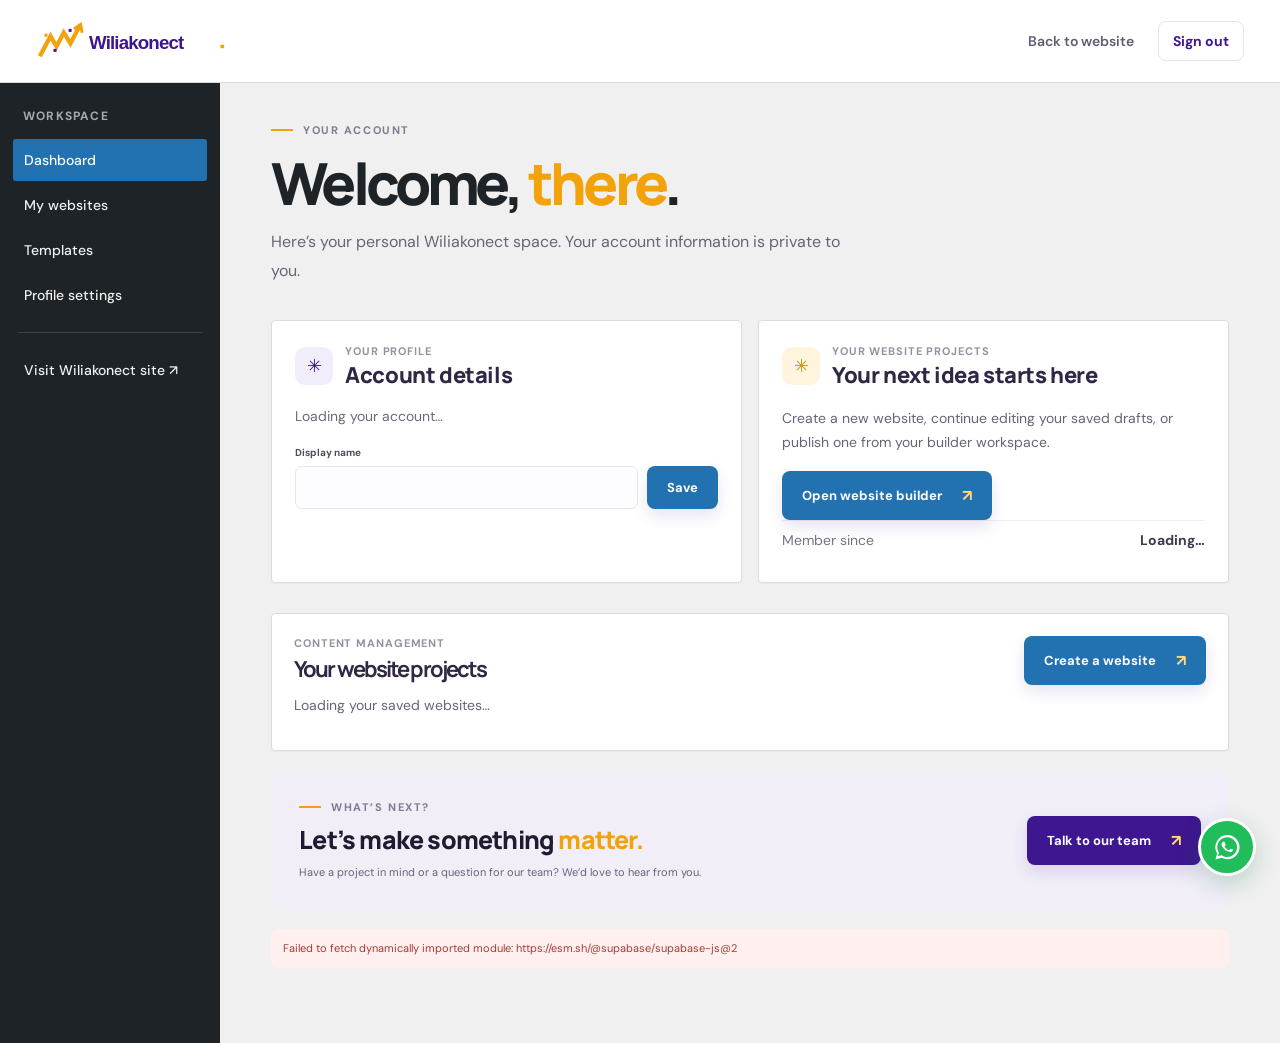
<file: dashboard.html>
<!doctype html>
<html lang="en">
  <head>
    <meta charset="utf-8" />
    <meta name="viewport" content="width=device-width, initial-scale=1" />
    <meta name="theme-color" content="#faf9fc" />
    <meta name="description" content="Your private Wiliakonect account dashboard." />
    <title>Dashboard — Wiliakonect</title>
    <link rel="preconnect" href="https://fonts.googleapis.com" />
    <link rel="preconnect" href="https://fonts.gstatic.com" crossorigin />
    <link
      href="https://fonts.googleapis.com/css2?family=DM+Sans:wght@400;500;600;700&family=Manrope:wght@400;500;600;700;800&display=swap"
      rel="stylesheet"
    />
    <link rel="stylesheet" href="style.css" />
    <link rel="icon" href="favicon.svg" type="image/svg+xml" />
  </head>
  <body class="cms-admin-page" data-page="dashboard">
    <!-- EDIT: Dashboard header links and sign-out button. -->
    <header class="site-header">
      <div class="header-inner">
        <a class="brand" href="index.html" aria-label="Wiliakonect home">
          <img class="brand-logo" src="brand.svg" alt="Wiliakonect" />
        </a>
        <nav class="dashboard-nav" aria-label="Dashboard navigation">
          <a href="index.html">Back to website</a>
          <button class="dashboard-signout" id="sign-out" type="button">Sign out</button>
        </nav>
      </div>
    </header>
    <!-- EDIT: Account overview cards and the contact call-to-action. -->
    <div class="cms-admin-shell">
      <aside class="cms-admin-sidebar" aria-label="Content management navigation">
        <p>WORKSPACE</p>
        <a class="is-current" href="dashboard.html">Dashboard</a>
        <a href="#dashboard-projects-title">My websites</a>
        <a href="#support-inbox" id="support-inbox-nav" hidden>Live inbox</a>
        <a href="builder.html">Templates</a>
        <a href="#profile-form">Profile settings</a>
        <div class="cms-admin-sidebar-divider"></div>
        <a href="index.html">Visit Wiliakonect site ↗</a>
      </aside>
      <main class="dashboard-page section-wrap">
      <section class="dashboard-welcome">
        <p class="eyebrow"><span class="eyebrow-line"></span> YOUR ACCOUNT</p>
        <h1>Welcome, <span id="dashboard-name">there</span>.</h1>
        <p class="hero-description">Here’s your personal Wiliakonect space. Your account information is private to you.</p>
      </section>

      <section class="dashboard-grid" aria-label="Account overview">
        <article class="dashboard-card dashboard-profile">
          <div class="dashboard-card-heading">
            <span class="dashboard-icon">✳</span>
            <div><p class="dashboard-label">YOUR PROFILE</p><h2>Account details</h2></div>
          </div>
          <p class="dashboard-email" id="dashboard-email">Loading your account…</p>
          <form class="profile-form" id="profile-form">
            <label for="profile-name">Display name</label>
            <div class="profile-edit-row">
              <input id="profile-name" name="display_name" type="text" maxlength="80" required />
              <button class="button button-primary" type="submit">Save</button>
            </div>
          </form>
          <p class="dashboard-note" id="profile-message" role="status" aria-live="polite"></p>
        </article>
        <article class="dashboard-card">
          <div class="dashboard-card-heading">
            <span class="dashboard-icon dashboard-icon-gold">✳</span>
            <div><p class="dashboard-label">YOUR WEBSITE PROJECTS</p><h2>Your next idea starts here</h2></div>
          </div>
          <p class="dashboard-description">Create a new website, continue editing your saved drafts, or publish one from your builder workspace.</p>
          <a class="button button-primary" href="builder.html">Open website builder <span aria-hidden="true">↗</span></a>
          <div class="account-meta"><span>Member since</span><strong id="member-since">Loading…</strong></div>
        </article>
      </section>

      <section class="dashboard-projects" aria-labelledby="dashboard-projects-title">
        <div class="dashboard-projects-heading">
          <div><p class="dashboard-label">CONTENT MANAGEMENT</p><h2 id="dashboard-projects-title">Your website projects</h2></div>
          <a class="button button-primary" href="builder.html">Create a website <span aria-hidden="true">↗</span></a>
        </div>
        <p class="dashboard-projects-message" id="dashboard-projects-message" role="status" aria-live="polite">Loading your saved websites…</p>
        <div class="dashboard-project-list" id="dashboard-project-list"></div>
      </section>

      <section class="dashboard-projects support-inbox" id="support-inbox" aria-labelledby="support-inbox-title" hidden>
        <div class="dashboard-projects-heading">
          <div><p class="dashboard-label">REAL-TIME SUPPORT</p><h2 id="support-inbox-title">Visitor inbox</h2></div>
          <span class="support-inbox-live"><span aria-hidden="true"></span> Live updates</span>
        </div>
        <p class="dashboard-projects-message" id="support-inbox-message" role="status" aria-live="polite">Connecting to the live inbox…</p>
        <div class="dashboard-project-list" id="support-inbox-list"></div>
      </section>

      <section class="dashboard-next">
        <div>
          <p class="eyebrow"><span class="eyebrow-line"></span> WHAT’S NEXT?</p>
          <h2>Let’s make something <span>matter.</span></h2>
          <p>Have a project in mind or a question for our team? We’d love to hear from you.</p>
        </div>
        <a class="button button-primary" href="contact.html">Talk to our team <span aria-hidden="true">↗</span></a>
      </section>
      <p class="dashboard-message" id="dashboard-message" role="status" aria-live="polite" hidden></p>
      </main>
    </div>
    <script src="site.js"></script>
    <script type="module" src="auth.js"></script>
  </body>
</html>
</file>
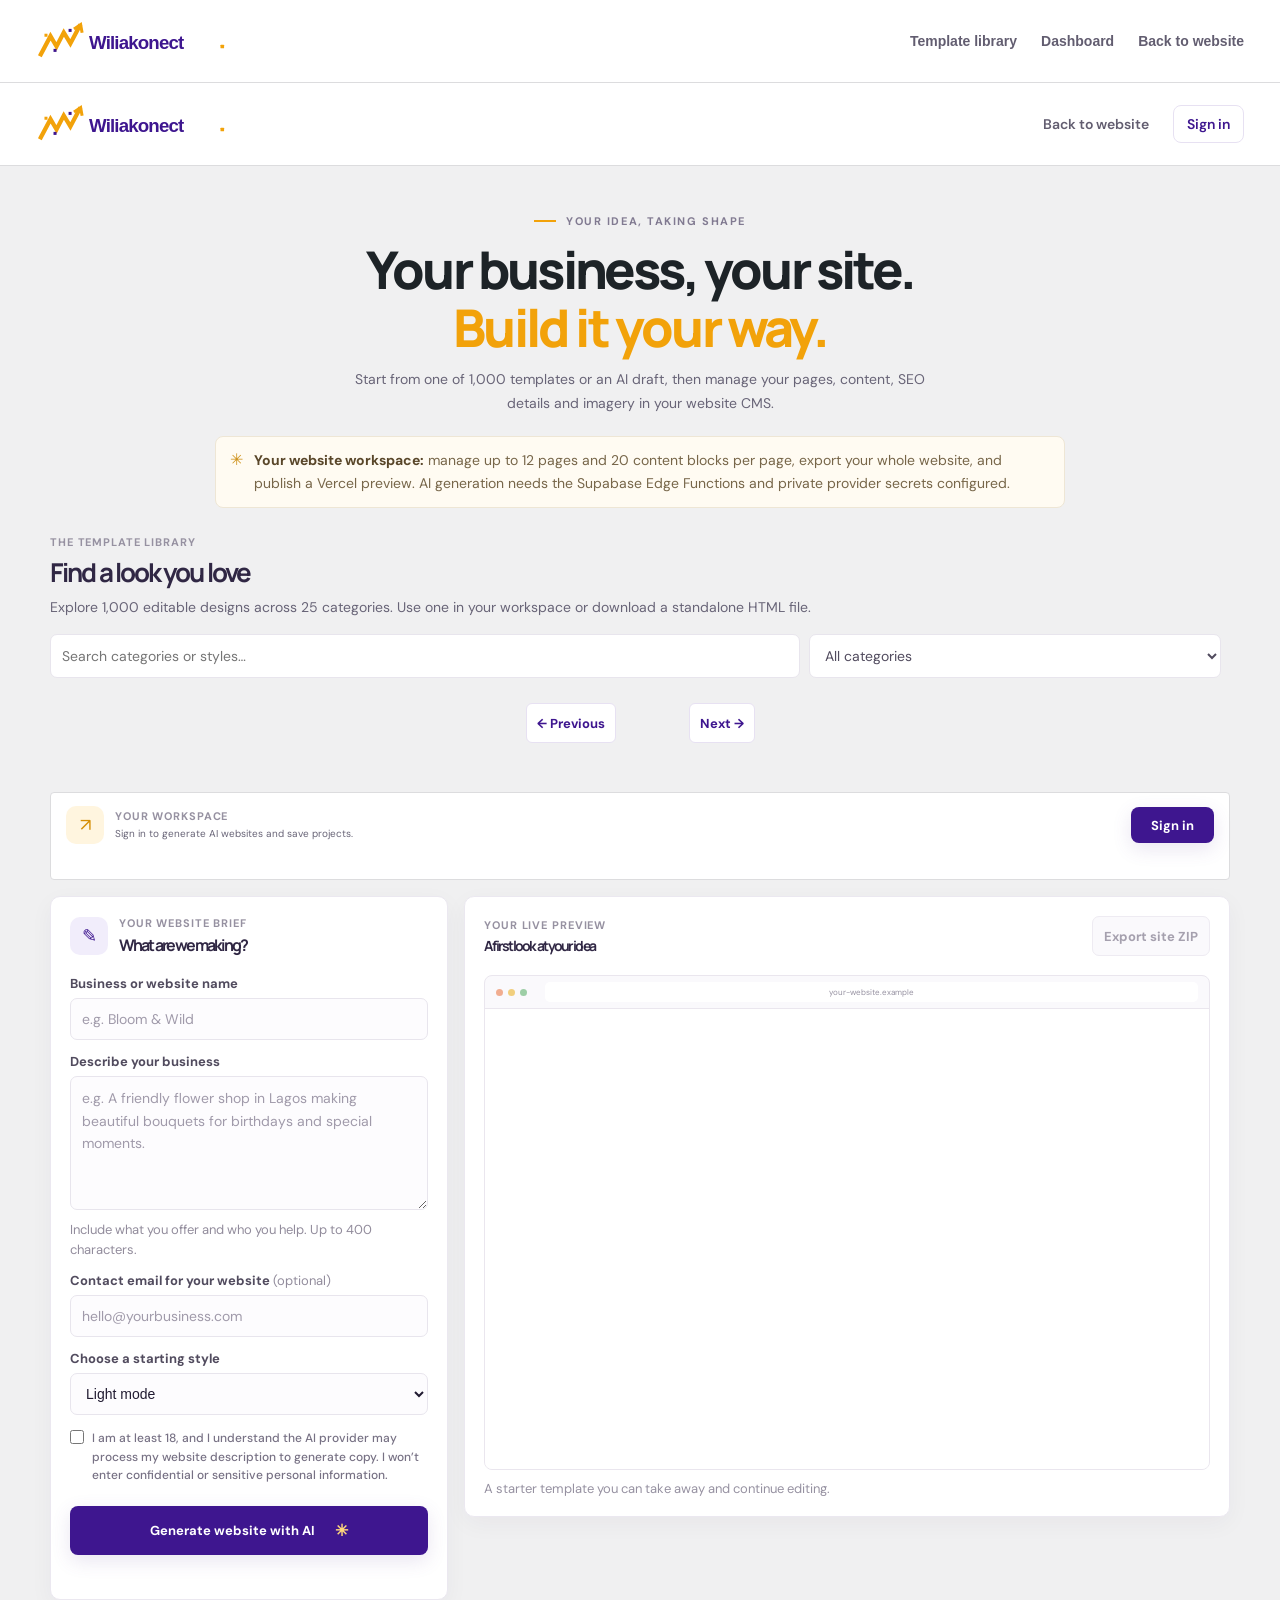
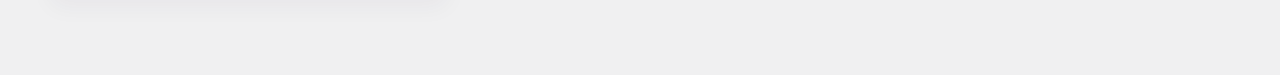
<file: editor.html>
<!doctype html>
<html lang="en">
  <head>
    <meta charset="utf-8" />
    <meta name="viewport" content="width=device-width, initial-scale=1" />
    <meta name="theme-color" content="#faf9fc" />
    <meta name="description" content="Edit your Wiliakonect website pages, content, images and search details." />
    <title>Website editor — Wiliakonect</title>
    <link rel="stylesheet" href="style.css" />
    <link rel="icon" href="favicon.svg" type="image/svg+xml" />
  </head>
  <body class="template-editor-page cms-admin-page">
    <header class="site-header">
      <div class="header-inner">
        <a class="brand" href="index.html" aria-label="Wiliakonect home">
          <img class="brand-logo" src="brand.svg" alt="Wiliakonect" />
        </a>
        <nav class="dashboard-nav" aria-label="Editor navigation">
          <a href="builder.html">Template library</a>
          <a href="dashboard.html">Dashboard</a>
          <a href="index.html">Back to website</a>
        </nav>
      </div>
    </header>
    <main class="template-editor-shell">
      <p class="template-editor-loading" id="template-editor-status" role="status">Loading your website editor…</p>
      <iframe
        class="template-editor-frame"
        id="template-editor-frame"
        title="Wiliakonect website editor"
        src="builder.html?editor=1"
      ></iframe>
    </main>
    <script src="editor.js" defer></script>
  </body>
</html>
</file>
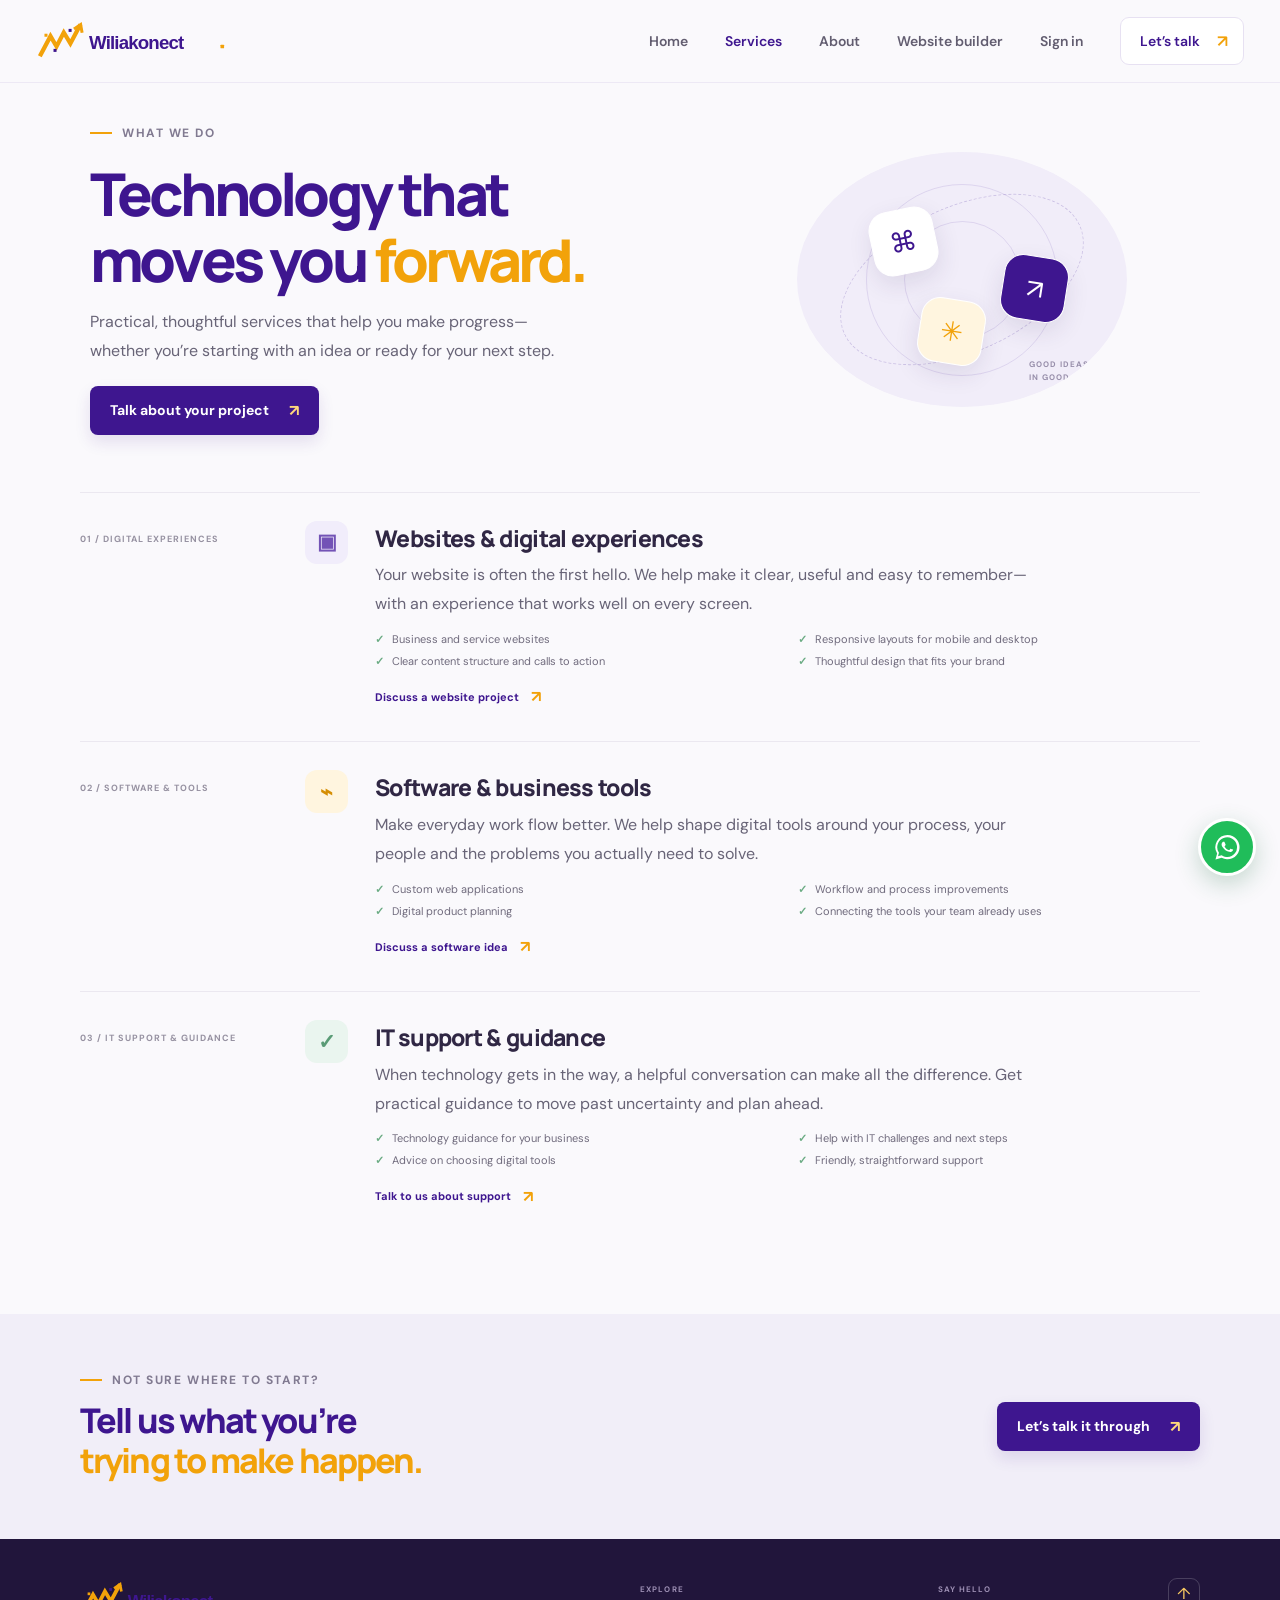
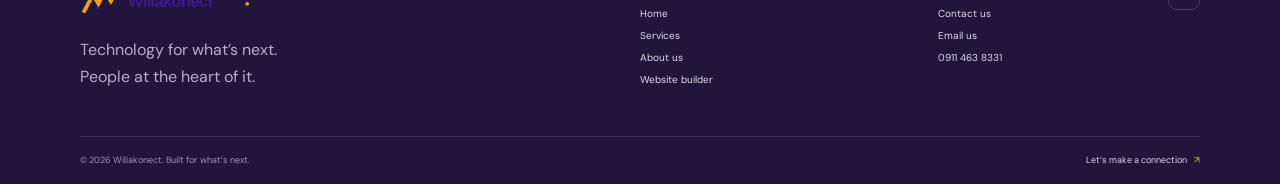
<file: services.html>
<!doctype html>
<html lang="en">
  <head>
    <meta charset="utf-8" />
    <meta name="viewport" content="width=device-width, initial-scale=1" />
    <meta name="theme-color" content="#faf9fc" />
    <meta
      name="description"
      content="Explore Wiliakonect's website design, software development and IT support services."
    />
    <title>Services — Wiliakonect</title>
    <link rel="preconnect" href="https://fonts.googleapis.com" />
    <link rel="preconnect" href="https://fonts.gstatic.com" crossorigin />
    <link
      href="https://fonts.googleapis.com/css2?family=DM+Sans:wght@400;500;600;700&family=Manrope:wght@400;500;600;700;800&display=swap"
      rel="stylesheet"
    />
    <link rel="stylesheet" href="style.css" />
    <link rel="icon" href="favicon.svg" type="image/svg+xml" />
    <script type="importmap">
      {"imports":{"react":"https://esm.sh/react@18.3.1","react-dom/client":"https://esm.sh/react-dom@18.3.1/client?external=react","htm":"https://esm.sh/htm@3.1.1?external=react"}}
    </script>
  </head>
  <body>
    <header class="site-header">
      <div class="header-inner">
        <a class="brand" href="index.html" aria-label="Wiliakonect home"
          ><img class="brand-logo" src="brand.svg" alt="Wiliakonect" /></a>
        <button
          class="menu-toggle"
          id="menu-toggle"
          type="button"
          aria-label="Open navigation menu"
          aria-expanded="false"
          aria-controls="primary-nav"
        >
          <span></span><span></span>
        </button>
        <nav class="primary-nav" id="primary-nav" aria-label="Main navigation">
          <a href="index.html">Home</a
          ><a href="services.html" aria-current="page">Services</a
          ><a href="about.html">About</a
          ><a href="builder.html">Website builder</a
          ><a href="auth.html">Sign in</a
          ><a class="nav-contact" href="contact.html"
            >Let’s talk <span aria-hidden="true">↗</span></a
          >
        </nav>
      </div>
    </header>
    <main>
      <section class="inner-hero section-wrap">
        <div class="inner-hero-copy">
          <p class="eyebrow"><span class="eyebrow-line"></span> WHAT WE DO</p>
          <h1>Technology that<br />moves you <span>forward.</span></h1>
          <p class="hero-description">
            Practical, thoughtful services that help you make progress—whether
            you’re starting with an idea or ready for your next step.
          </p>
          <a class="button button-primary" href="contact.html"
            >Talk about your project <span>↗</span></a
          >
        </div>
        <div class="inner-hero-art services-art" aria-hidden="true">
          <span class="art-orbit"></span><span class="art-shape shape-a">⌘</span
          ><span class="art-shape shape-b">↗</span
          ><span class="art-shape shape-c">✳</span
          ><span class="art-caption">GOOD IDEAS<br />IN GOOD HANDS</span>
        </div>
      </section>
      <section class="detail-services section-wrap">
        <article class="detail-service">
          <div class="detail-index">01 / DIGITAL EXPERIENCES</div>
          <div class="detail-icon detail-purple">▣</div>
          <div class="detail-copy">
            <h2>Websites &amp; digital experiences</h2>
            <p>
              Your website is often the first hello. We help make it clear,
              useful and easy to remember—with an experience that works well on
              every screen.
            </p>
            <ul>
              <li>Business and service websites</li>
              <li>Responsive layouts for mobile and desktop</li>
              <li>Clear content structure and calls to action</li>
              <li>Thoughtful design that fits your brand</li>
            </ul>
            <a class="inline-link" href="contact.html?service=website"
              >Discuss a website project <span>↗</span></a
            >
          </div>
        </article>
        <article class="detail-service">
          <div class="detail-index">02 / SOFTWARE &amp; TOOLS</div>
          <div class="detail-icon detail-gold">⌁</div>
          <div class="detail-copy">
            <h2>Software &amp; business tools</h2>
            <p>
              Make everyday work flow better. We help shape digital tools around
              your process, your people and the problems you actually need to
              solve.
            </p>
            <ul>
              <li>Custom web applications</li>
              <li>Workflow and process improvements</li>
              <li>Digital product planning</li>
              <li>Connecting the tools your team already uses</li>
            </ul>
            <a class="inline-link" href="contact.html?service=software"
              >Discuss a software idea <span>↗</span></a
            >
          </div>
        </article>
        <article class="detail-service">
          <div class="detail-index">03 / IT SUPPORT &amp; GUIDANCE</div>
          <div class="detail-icon detail-green">✓</div>
          <div class="detail-copy">
            <h2>IT support &amp; guidance</h2>
            <p>
              When technology gets in the way, a helpful conversation can make
              all the difference. Get practical guidance to move past
              uncertainty and plan ahead.
            </p>
            <ul>
              <li>Technology guidance for your business</li>
              <li>Help with IT challenges and next steps</li>
              <li>Advice on choosing digital tools</li>
              <li>Friendly, straightforward support</li>
            </ul>
            <a class="inline-link" href="contact.html?service=support"
              >Talk to us about support <span>↗</span></a
            >
          </div>
        </article>
      </section>
      <section class="service-cta">
        <div class="section-wrap service-cta-inner">
          <div>
            <p class="eyebrow">
              <span class="eyebrow-line"></span> NOT SURE WHERE TO START?
            </p>
            <h2>
              Tell us what you’re<br /><span>trying to make happen.</span>
            </h2>
          </div>
          <a class="button button-primary" href="contact.html"
            >Let’s talk it through <span>↗</span></a
          >
        </div>
      </section>
    </main>
    <footer class="site-footer">
      <div class="footer-main section-wrap">
        <div class="footer-brand">
          <a class="brand" href="index.html" aria-label="Wiliakonect home"
            ><img class="brand-logo" src="brand.svg" alt="Wiliakonect" /></a>
          <p>Technology for what’s next.<br />People at the heart of it.</p>
        </div>
        <div class="footer-nav">
          <span>EXPLORE</span><a href="index.html">Home</a
          ><a href="services.html">Services</a><a href="about.html">About us</a
          ><a href="builder.html">Website builder</a>
        </div>
        <div class="footer-nav">
          <span>SAY HELLO</span><a href="contact.html">Contact us</a
          ><a href="mailto:wiliakonect.store@gmail.com">Email us</a
          ><a href="tel:+2349114638331">0911 463 8331</a>
        </div>
        <a class="back-to-top" href="services.html" aria-label="Back to top"
          >↑</a
        >
      </div>
      <div class="footer-bottom section-wrap">
        <span
          >© <span class="current-year"></span> Wiliakonect. Built for what’s
          next.</span
        ><a href="contact.html">Let’s make a connection <span>↗</span></a>
      </div>
    </footer>
    <div id="wiliakonect-assistant"></div>
    <script type="module" src="assistant.js"></script>
    <script src="site.js"></script>
  </body>
</html>
</file>
<file: style.css>
/* EDIT: Main brand colors and shared page backgrounds. */
:root {
  color-scheme: light;
  --purple: #3e168f;
  --purple-strong: #4c20a5;
  --purple-soft: #f1edfb;
  --gold: #f2a20a;
  --ink: #211b31;
  --body: #686477;
  --muted: #9692a3;
  --line: #ebe8f0;
  --paper: #fff;
  --canvas: #faf9fc;
}

* { box-sizing: border-box; }
html { scroll-behavior: smooth; scroll-padding-top: 90px; }
body { margin: 0; background: var(--canvas); color: var(--ink); font-family: "DM Sans", sans-serif; font-size: 16px; -webkit-font-smoothing: antialiased; }
a { color: inherit; text-decoration: none; }
button, input, textarea { font: inherit; }
button:focus-visible, a:focus-visible, input:focus-visible, textarea:focus-visible { outline: 3px solid #c6b8ef; outline-offset: 3px; }
.section-wrap { width: min(1120px, calc(100% - 72px)); margin: 0 auto; }

.site-header { position: sticky; z-index: 10; top: 0; border-bottom: 1px solid rgba(62, 22, 143, .07); background: rgba(250, 249, 252, .93); backdrop-filter: blur(18px); }
.header-inner { width: min(1240px, calc(100% - 72px)); height: 82px; display: flex; align-items: center; justify-content: space-between; margin: 0 auto; }
.brand { display: inline-flex; align-items: center; }
.brand-logo { width: 205px; height: 48px; display: block; object-fit: contain; }
.brand-logo text { fill: var(--purple); font-family: "Manrope", sans-serif; font-size: 34px; font-weight: 800; letter-spacing: -1.7px; }
.logo-chart, .logo-arrow { fill: none; stroke: var(--gold); stroke-linecap: square; stroke-linejoin: miter; stroke-width: 7; }
.logo-arrow { stroke-width: 5; }
.logo-square, .logo-period { fill: var(--gold); }
.logo-square-purple { fill: var(--purple); }
.primary-nav { display: flex; align-items: center; gap: 37px; color: #625d70; font-size: 14px; font-weight: 600; }
.primary-nav > a:not(.nav-contact):hover { color: var(--purple); }
.primary-nav .nav-contact { display: inline-flex; align-items: center; gap: 17px; padding: 12px 15px 12px 19px; border: 1px solid #e7e1f2; border-radius: 9px; background: white; color: var(--purple); }
.nav-contact span { color: var(--gold); font-size: 17px; }
.menu-toggle { display: none; }

.hero { min-height: 530px; display: grid; grid-template-columns: 1.04fr .96fr; align-items: center; gap: 50px; padding-top: 42px; padding-bottom: 57px; }
.hero-copy { padding: 0 0 8px 10px; }
.eyebrow { display: flex; align-items: center; gap: 10px; margin: 0 0 20px; color: #817a91; font-size: 11px; font-weight: 700; letter-spacing: 1.55px; }
.eyebrow-line { width: 22px; height: 2px; display: inline-block; background: var(--gold); }
h1, h2, h3, p { margin-top: 0; }
h1, h2 { font-family: "Manrope", sans-serif; }
h1 { margin-bottom: 18px; color: var(--purple); font-size: clamp(43px, 5vw, 64px); font-weight: 800; line-height: 1.12; letter-spacing: -3.8px; }
h1 span, h2 span { color: var(--gold); }
.hero-description { max-width: 475px; margin-bottom: 27px; color: var(--body); font-size: 15px; line-height: 1.8; }
.hero-actions { display: flex; align-items: center; gap: 15px; }
.button { min-height: 49px; display: inline-flex; align-items: center; justify-content: center; gap: 20px; padding: 0 19px; border: 1px solid transparent; border-radius: 8px; font-size: 13px; font-weight: 700; transition: transform .18s ease, box-shadow .18s ease, background .18s ease; }
.button:hover { transform: translateY(-2px); }
.button-primary { background: var(--purple); color: white; box-shadow: 0 7px 16px rgba(62, 22, 143, .12); }
.button-primary:hover { background: var(--purple-strong); box-shadow: 0 9px 19px rgba(62, 22, 143, .2); }
.button-primary span { color: #ffd77c; font-size: 16px; }
.button-quiet { gap: 9px; color: #716b7f; }
.button-quiet:hover { color: var(--purple); }
.play-icon { width: 25px; height: 25px; display: grid; place-items: center; border: 1px solid #e9e4f0; border-radius: 50%; color: var(--purple); }
.hero-note { display: flex; align-items: center; gap: 8px; margin-top: 31px; color: #9691a2; font-size: 11px; }
.note-spark { color: var(--gold); font-size: 17px; }

.hero-visual { position: relative; min-height: 380px; display: grid; place-items: center; isolation: isolate; }
.hero-visual::before { position: absolute; z-index: -2; top: 22px; left: 40px; width: 340px; height: 315px; border-radius: 49% 51% 47% 53% / 52% 48% 52% 48%; background: #f0ebfa; content: ""; transform: rotate(-13deg); }
.hero-visual::after { position: absolute; z-index: -1; top: 61px; right: 12px; width: 75px; height: 75px; border-radius: 24px; background: #f9eccf; content: ""; transform: rotate(18deg); }
.visual-orbit { position: absolute; z-index: -1; border: 1px solid rgba(127, 102, 186, .21); border-radius: 50%; transform: rotate(-24deg); }
.orbit-one { width: 410px; height: 236px; }
.orbit-two { width: 344px; height: 314px; transform: rotate(39deg); }
.visual-card { position: absolute; width: 322px; border: 1px solid rgba(255,255,255,.8); border-radius: 13px; background: rgba(255,255,255,.96); box-shadow: 0 16px 50px rgba(57, 37, 95, .13); }
.visual-card-back { top: 58px; left: 51px; width: 218px; height: 153px; padding: 17px; transform: rotate(-8deg); }
.mini-card-top { display: flex; gap: 5px; }
.mini-card-top span { width: 6px; height: 6px; border-radius: 50%; background: #e7e1f1; }
.mini-card-top span:first-child { background: #f0b343; }
.mini-lines { display: grid; gap: 10px; margin-top: 24px; }
.mini-lines i { height: 7px; display: block; border-radius: 5px; background: #f0edf5; }
.mini-lines i:first-child { width: 54%; background: #e2daf2; }
.mini-lines i:nth-child(2) { width: 81%; }
.mini-lines i:nth-child(3) { width: 67%; }
.visual-card-front { top: 112px; left: 91px; z-index: 2; padding: 18px 20px 13px; transform: rotate(3deg); }
.chart-top, .chart-foot { display: flex; align-items: center; justify-content: space-between; }
.chart-top { color: #6e687d; font-size: 10px; font-weight: 700; }
.chart-menu { color: #9b95a9; font-size: 17px; letter-spacing: 1px; line-height: .5; }
.chart-number { margin-top: 9px; color: #a19bad; font-size: 8px; }
.chart-number b { padding-left: 3px; color: #56a681; font-size: 10px; }
.growth-chart { width: 100%; height: 115px; margin-top: 5px; overflow: visible; }
.growth-chart .chart-grid { fill: none; stroke: #f0edf4; stroke-dasharray: 3 4; }
.growth-chart .chart-area { fill: rgba(242, 162, 10, .1); }
.growth-chart .chart-line { fill: none; stroke: var(--gold); stroke-linecap: round; stroke-linejoin: round; stroke-width: 3; }
.growth-chart circle { fill: white; stroke: var(--purple); stroke-width: 3; }
.chart-foot { padding-top: 6px; border-top: 1px solid #f1eef5; color: #aaa5b3; font-size: 7px; }
.visual-stamp { position: absolute; right: 7px; bottom: 35px; z-index: 3; width: 99px; height: 99px; display: flex; flex-direction: column; align-items: center; justify-content: center; gap: 2px; border: 1px solid white; border-radius: 50%; background: var(--purple); color: white; box-shadow: 0 9px 20px rgba(62,22,143,.2); font-size: 9px; font-weight: 700; letter-spacing: 1px; line-height: 1.45; text-align: center; transform: rotate(8deg); }
.stamp-icon { color: #ffc54b; font-size: 27px; line-height: 1; }
.visual-spark { position: absolute; z-index: 3; color: var(--gold); }
.spark-a { top: 58px; right: 80px; font-size: 23px; }
.spark-b { bottom: 54px; left: 32px; color: var(--purple); font-size: 17px; }
.visual-caption { position: absolute; bottom: 3px; left: 91px; display: flex; align-items: center; gap: 7px; color: #878195; font-size: 9px; }
.visual-caption span { width: 6px; height: 6px; border-radius: 50%; background: #69ae87; }

.trust-strip { border-top: 1px solid #eeebf2; border-bottom: 1px solid #eeebf2; background: #fff; }
.trust-inner { width: min(1080px, calc(100% - 72px)); min-height: 72px; display: flex; align-items: center; justify-content: space-between; gap: 24px; margin: 0 auto; }
.trust-inner > span { color: #9691a1; font-size: 9px; font-weight: 700; letter-spacing: 1px; }
.trust-item { display: flex; align-items: center; gap: 9px; color: #625d70; font-size: 11px; font-weight: 600; }
.trust-dot { width: 7px; height: 7px; border-radius: 50%; }
.dot-purple { background: #9273d1; }.dot-gold { background: var(--gold); }.dot-green { background: #73ad87; }

.services { padding-top: 106px; padding-bottom: 112px; }
.section-heading { display: flex; align-items: end; justify-content: space-between; gap: 35px; margin-bottom: 35px; }
.section-heading .eyebrow { margin-bottom: 15px; }
h2 { margin-bottom: 0; color: var(--purple); font-size: 39px; font-weight: 800; line-height: 1.2; letter-spacing: -1.9px; }
.section-intro { max-width: 335px; margin: 0 3px 4px 0; color: var(--body); font-size: 13px; line-height: 1.8; }
.service-grid { display: grid; grid-template-columns: repeat(3, 1fr); gap: 17px; }
.service-card { position: relative; min-height: 250px; padding: 23px 22px 19px; overflow: hidden; border: 1px solid #eeebf2; border-radius: 11px; background: #fff; transition: transform .2s ease, box-shadow .2s ease; }
.service-card:hover { transform: translateY(-4px); box-shadow: 0 13px 32px rgba(47, 34, 73, .08); }
.service-icon { width: 43px; height: 43px; display: grid; place-items: center; border-radius: 12px; }
.service-icon svg { width: 24px; height: 24px; fill: none; stroke: currentColor; stroke-linecap: round; stroke-linejoin: round; stroke-width: 1.6; }
.service-purple .service-icon { background: #f1edfb; color: #7353b6; }
.service-gold .service-icon { background: #fff5df; color: #d58e04; }
.service-green .service-icon { background: #eaf5ef; color: #5a9b76; }
.service-number { position: absolute; top: 29px; right: 23px; color: #b1acbb; font: 600 10px "Manrope", sans-serif; }
.service-card h3 { max-width: 240px; margin: 22px 0 8px; color: #302744; font: 700 16px/1.4 "Manrope", sans-serif; letter-spacing: -.35px; }
.service-card p { min-height: 59px; margin-bottom: 13px; color: #797487; font-size: 11px; line-height: 1.7; }
.service-card > a { color: var(--purple); font-size: 10px; font-weight: 700; }
.service-card > a span { padding-left: 5px; color: var(--gold); font-size: 14px; }

.about-section { overflow: hidden; background: #f1eef8; }
.about-inner { min-height: 435px; display: grid; grid-template-columns: .9fr 1.1fr; align-items: center; gap: 93px; padding-top: 68px; padding-bottom: 70px; }
.about-art { position: relative; width: 340px; height: 300px; justify-self: center; }
.about-ring { position: absolute; top: 50%; left: 50%; border: 1px solid rgba(98, 68, 159, .2); border-radius: 50%; transform: translate(-50%, -50%); }
.ring-one { width: 240px; height: 240px; }
.ring-two { width: 160px; height: 160px; border-style: dashed; }
.about-center { position: absolute; top: 50%; left: 50%; width: 100px; height: 100px; display: grid; place-items: center; border: 1px solid rgba(255,255,255,.8); border-radius: 30px; background: white; box-shadow: 0 10px 25px rgba(52,31,91,.12); transform: translate(-50%, -50%) rotate(-8deg); }
.about-center span { color: var(--purple); font: 800 51px "Manrope", sans-serif; letter-spacing: -5px; }
.about-center i { position: absolute; top: 8px; right: 10px; color: var(--gold); font-size: 17px; font-style: normal; }
.about-node { position: absolute; display: grid; place-items: center; height: 29px; padding: 0 11px; border: 1px solid #eee9f6; border-radius: 16px; background: white; color: #6c5c88; box-shadow: 0 4px 12px rgba(55, 36, 86, .06); font-size: 8px; font-weight: 700; letter-spacing: .8px; }
.node-one { top: 36px; left: 56px; }.node-two { top: 80px; right: 14px; }.node-three { bottom: 35px; left: 101px; }
.about-copy .eyebrow { margin-bottom: 16px; }
.about-copy h2 { margin-bottom: 16px; font-size: 36px; }
.about-copy > p:not(.eyebrow) { max-width: 465px; margin-bottom: 11px; color: #716b7d; font-size: 12px; line-height: 1.8; }
.inline-link { display: inline-flex; align-items: center; gap: 12px; margin-top: 9px; color: var(--purple); font-size: 11px; font-weight: 700; }
.inline-link span { color: var(--gold); font-size: 16px; }

.approach { padding-top: 99px; padding-bottom: 104px; }
.approach-heading { margin-bottom: 43px; }
.steps { display: grid; grid-template-columns: 1fr 48px 1fr 48px 1fr; align-items: center; gap: 15px; }
.step { min-height: 174px; padding: 17px 19px; border: 1px solid #eeebf2; border-radius: 10px; background: white; }
.step-index { color: #aaa4b4; font: 600 10px "Manrope", sans-serif; }
.step-icon { width: 32px; height: 32px; display: grid; place-items: center; margin: 10px 0 11px; border-radius: 9px; background: #f2eefb; color: var(--purple); font-size: 18px; }
.step:nth-of-type(3) .step-icon { background: #fff3dc; color: #db980d; }
.step:nth-of-type(5) .step-icon { background: #eaf5ef; color: #65a47e; }
.step h3 { margin-bottom: 7px; color: #302744; font: 700 12px/1.5 "Manrope", sans-serif; }
.step p { margin: 0; color: #807b8e; font-size: 10px; line-height: 1.7; }
.step-connector { color: #baa9dc; font-size: 19px; letter-spacing: 1px; text-align: center; }

.contact-section { background: var(--purple); }
.contact-inner { min-height: 480px; display: grid; grid-template-columns: 1fr .84fr; align-items: center; gap: 90px; padding-top: 68px; padding-bottom: 68px; }
.contact-copy .eyebrow { color: #cdc2e5; }
.contact-copy .eyebrow-line { background: #ffc34b; }
.contact-copy h2 { margin-bottom: 13px; color: white; font-size: 43px; }
.contact-copy h2 span { color: #ffc34b; }
.contact-copy > p:not(.eyebrow) { max-width: 370px; margin-bottom: 26px; color: #ded5ed; font-size: 12px; line-height: 1.75; }
.contact-links { display: grid; gap: 9px; }
.contact-links > a { width: fit-content; min-width: 280px; display: grid; grid-template-columns: 34px 1fr 16px; align-items: center; gap: 11px; padding: 5px 9px 5px 0; border-radius: 8px; color: white; font-size: 11px; transition: background .15s ease; }
.contact-links > a:hover { background: rgba(255,255,255,.09); }
.contact-icon { width: 31px; height: 31px; display: grid; place-items: center; border: 1px solid rgba(255,255,255,.16); border-radius: 9px; color: #ffd36c; font-size: 16px; }
.contact-links > a > span:nth-child(2) { display: flex; flex-direction: column; gap: 3px; }
.contact-links small { color: #beb0dc; font-size: 8px; font-weight: 700; letter-spacing: .9px; }
.contact-links b { color: #f6c45b; font-size: 13px; }
.contact-form { padding: 26px 25px 20px; border: 1px solid rgba(255,255,255,.7); border-radius: 12px; background: white; box-shadow: 0 15px 45px rgba(30, 12, 73, .19); }
.form-title { margin-bottom: 18px; color: var(--purple); font: 700 17px "Manrope", sans-serif; letter-spacing: -.4px; }
.form-title span { color: var(--gold); }
.contact-form label { display: block; margin: 12px 0 6px; color: #625b70; font-size: 10px; font-weight: 700; }
.contact-form input, .contact-form textarea { width: 100%; padding: 10px 11px; border: 1px solid #e9e6ee; border-radius: 7px; background: #fcfbfd; color: var(--ink); font-size: 11px; }
.contact-form input::placeholder, .contact-form textarea::placeholder { color: #aaa5b2; }
.contact-form textarea { min-height: 76px; resize: vertical; }
.form-submit { width: 100%; min-height: 43px; margin-top: 14px; cursor: pointer; }
.form-note { margin: 10px 0 0; color: #9a95a2; font-size: 9px; line-height: 1.5; text-align: center; }
.form-note.is-error { color: #a23b34; }

.site-footer { background: #21153b; color: white; }
.footer-main { position: relative; min-height: 197px; display: grid; grid-template-columns: 1.6fr .8fr .8fr; gap: 35px; padding-top: 39px; padding-bottom: 28px; }
.footer-brand .brand-logo { width: 184px; height: 43px; }
.footer-brand .brand-logo text { fill: white; }
.footer-brand .logo-square-purple { fill: #fff; }
.footer-brand p { margin: 10px 0 0; color: #b8adc9; font-size: 10px; line-height: 1.7; }
.footer-nav { display: flex; flex-direction: column; align-items: flex-start; gap: 9px; }
.footer-nav > span { margin: 6px 0 4px; color: #9d8fb4; font-size: 8px; font-weight: 700; letter-spacing: 1.1px; }
.footer-nav a { color: #e0d9e9; font-size: 10px; }
.footer-nav a:hover, .footer-bottom a:hover { color: #ffd16a; }
.back-to-top { position: absolute; top: 39px; right: 0; width: 32px; height: 32px; display: grid; place-items: center; border: 1px solid rgba(255,255,255,.18); border-radius: 9px; color: #f9ca62; }
.footer-bottom { min-height: 48px; display: flex; align-items: center; justify-content: space-between; border-top: 1px solid rgba(255,255,255,.12); color: #9f94b1; font-size: 9px; }
.footer-bottom a { color: #ddd5e8; }
.footer-bottom a span { padding-left: 5px; color: #f4c357; }

@media (max-width: 900px) {
  .section-wrap, .header-inner, .trust-inner { width: min(100% - 48px, 760px); }
  .primary-nav { gap: 21px; }
  .hero { min-height: 470px; grid-template-columns: 1fr .9fr; gap: 15px; }
  h1 { font-size: 48px; }
  .hero-visual { transform: scale(.85); transform-origin: center; margin: 0 -25px; }
  .about-inner { gap: 35px; }
  .about-art { transform: scale(.88); }
  .contact-inner { gap: 38px; }
  .steps { grid-template-columns: 1fr 28px 1fr 28px 1fr; gap: 8px; }
  .step { padding: 15px 13px; }
  .step-connector { font-size: 14px; }
}

@media (max-width: 640px) {
  html { scroll-padding-top: 68px; }
  .section-wrap, .header-inner, .trust-inner { width: calc(100% - 38px); }
  .header-inner { height: 67px; }
  .brand-logo { width: 178px; height: 43px; }
  .menu-toggle { width: 40px; height: 40px; display: flex; flex-direction: column; align-items: center; justify-content: center; gap: 6px; border: 1px solid #e9e4ef; border-radius: 9px; background: white; cursor: pointer; }
  .menu-toggle span { width: 17px; height: 2px; display: block; border-radius: 2px; background: var(--purple); transition: transform .15s ease; }
  .menu-toggle[aria-expanded="true"] span:first-child { transform: translateY(4px) rotate(45deg); }
  .menu-toggle[aria-expanded="true"] span:last-child { transform: translateY(-4px) rotate(-45deg); }
  .primary-nav { position: absolute; top: 66px; right: 0; left: 0; display: none; align-items: stretch; gap: 0; padding: 8px 19px 15px; border-bottom: 1px solid var(--line); background: var(--canvas); box-shadow: 0 12px 18px rgba(47, 34, 73, .08); }
  .primary-nav.is-open { display: flex; flex-direction: column; }
  .primary-nav > a:not(.nav-contact) { padding: 13px 3px; border-bottom: 1px solid #eeebf2; }
  .primary-nav .nav-contact { justify-content: space-between; margin-top: 10px; }
  .hero { min-height: auto; grid-template-columns: 1fr; gap: 2px; padding-top: 52px; padding-bottom: 25px; }
  .hero-copy { padding: 0; }
  .eyebrow { margin-bottom: 16px; font-size: 9px; }
  h1 { font-size: clamp(42px, 11vw, 57px); letter-spacing: -2.8px; }
  .hero-description { max-width: 455px; margin-bottom: 20px; font-size: 13px; }
  .hero-actions { flex-wrap: wrap; gap: 5px; }
  .button { min-height: 46px; gap: 12px; padding: 0 13px; font-size: 11px; }
  .hero-note { margin-top: 17px; }
  .hero-visual { width: min(100%, 380px); min-height: 330px; justify-self: center; margin: 0; transform: scale(.78); }
  .trust-inner { min-height: auto; flex-wrap: wrap; justify-content: flex-start; gap: 13px 21px; padding-top: 17px; padding-bottom: 17px; }
  .trust-inner > span { width: 100%; }
  .trust-item { font-size: 9px; }
  .trust-dot { width: 6px; height: 6px; }
  .services { padding-top: 70px; padding-bottom: 72px; }
  .section-heading { display: block; margin-bottom: 24px; }
  h2 { font-size: 34px; letter-spacing: -1.5px; }
  .section-intro { max-width: 410px; margin: 13px 0 0; font-size: 12px; }
  .service-grid { grid-template-columns: 1fr; gap: 11px; }
  .service-card { min-height: 0; padding: 18px; }
  .service-card h3 { max-width: 280px; margin-top: 15px; }
  .service-card p { min-height: 0; }
  .about-inner { min-height: 0; grid-template-columns: 1fr; gap: 1px; padding-top: 42px; padding-bottom: 49px; }
  .about-art { width: 300px; height: 250px; transform: scale(.82); transform-origin: center; margin-bottom: -14px; }
  .about-copy h2 { font-size: 33px; }
  .about-copy > p:not(.eyebrow) { font-size: 11px; }
  .approach { padding-top: 69px; padding-bottom: 75px; }
  .approach-heading { margin-bottom: 25px; }
  .steps { grid-template-columns: 1fr; gap: 9px; }
  .step { min-height: 0; padding: 15px 16px; }
  .step-icon { float: right; margin: -3px 0 0; }
  .step h3 { margin: 8px 0 5px; }
  .step-connector { height: 9px; overflow: hidden; transform: rotate(90deg); }
  .contact-inner { min-height: 0; grid-template-columns: 1fr; gap: 25px; padding-top: 54px; padding-bottom: 48px; }
  .builder-promo-inner { min-height: 0; align-items: flex-start; flex-direction: column; gap: 17px; padding-top: 34px; padding-bottom: 36px; }
  .builder-promo h2 { font-size: 28px; }
  .contact-copy h2 { font-size: 38px; }
  .contact-form { padding: 22px 18px 17px; }
  .footer-main { min-height: 0; grid-template-columns: 1fr 1fr; gap: 24px 17px; padding-top: 31px; padding-bottom: 27px; }
  .footer-brand { grid-column: 1 / -1; }
  .back-to-top { top: 32px; }
  .footer-bottom { min-height: 58px; align-items: flex-start; justify-content: center; flex-direction: column; gap: 5px; font-size: 8px; }
}

@media (max-width: 380px) {
  .section-wrap, .header-inner, .trust-inner { width: calc(100% - 30px); }
  .hero-visual { margin-left: 0; transform: scale(.58); }
  .hero-actions { align-items: flex-start; flex-direction: column; }
  .button-quiet { padding-left: 4px; }
  .trust-item { font-size: 8px; }
}

@media (prefers-reduced-motion: reduce) {
  *, *::before, *::after { scroll-behavior: auto !important; transition-duration: .01ms !important; animation-duration: .01ms !important; animation-iteration-count: 1 !important; }
}

.primary-nav a[aria-current="page"]:not(.nav-contact) { color: var(--purple); }
.primary-nav .nav-contact[aria-current="page"] { border-color: #d9cdef; background: var(--purple-soft); }
/* EDIT: Floating WhatsApp button; adjust its size, color, or screen position here. */
.whatsapp-float { position: fixed; right: 24px; bottom: 24px; z-index: 20; width: 58px; height: 58px; display: grid; place-items: center; border: 3px solid white; border-radius: 50%; background: #20bd5a; box-shadow: 0 8px 24px rgba(24, 110, 57, .24); color: white; transition: transform .18s ease, background .18s ease; }
.whatsapp-float:hover { background: #18a94d; transform: translateY(-3px); }
.whatsapp-float svg { width: 31px; height: 31px; fill: currentColor; }
@media (max-width: 640px) { .whatsapp-float { right: 16px; bottom: 16px; width: 54px; height: 54px; } }
.assistant-widget { position: fixed; right: 24px; bottom: 96px; z-index: 19; display: flex; flex-direction: column; align-items: flex-end; gap: 12px; font-family: "DM Sans", sans-serif; }
.assistant-launcher { min-height: 54px; display: inline-flex; align-items: center; justify-content: center; gap: 8px; padding: 0 17px; border: 0; border-radius: 999px; background: var(--purple); box-shadow: 0 9px 25px rgba(62, 22, 143, .24); color: #fff; cursor: pointer; font-weight: 700; transition: transform .18s ease, background .18s ease; }
.assistant-launcher:hover { background: var(--purple-strong); transform: translateY(-2px); }
.assistant-launcher > span:first-child { color: #ffd77c; font-size: 21px; }
.assistant-panel { width: min(370px, calc(100vw - 32px)); height: min(590px, calc(100dvh - 190px)); min-height: 370px; display: flex; flex-direction: column; overflow: hidden; border: 1px solid #e8e3f0; border-radius: 16px; background: #fff; box-shadow: 0 18px 60px rgba(35, 23, 59, .23); color: var(--ink); }
.assistant-panel-header { display: flex; align-items: center; justify-content: space-between; padding: 15px 17px; background: var(--purple); color: #fff; }
.assistant-panel-header > div { display: grid; grid-template-columns: 9px 1fr; align-items: center; gap: 3px 8px; }
.assistant-panel-header strong { font-size: 14px; }
.assistant-panel-header small { grid-column: 2; color: #e7ddf7; font-size: 11px; }
.assistant-online-dot { width: 8px; height: 8px; border-radius: 50%; background: #77dc9d; }
.assistant-close, .assistant-inquiry-heading button { display: grid; width: 32px; height: 32px; place-items: center; border: 0; border-radius: 50%; background: rgba(255,255,255,.14); color: inherit; cursor: pointer; font-size: 22px; }
.assistant-messages { flex: 1; overflow: auto; padding: 15px; background: #fbfaff; }
.assistant-message { width: fit-content; max-width: 91%; margin: 0 0 11px; padding: 10px 12px; border-radius: 13px 13px 13px 4px; background: #f0edf7; color: #332b42; }
.assistant-message p { margin: 0; white-space: pre-wrap; font-size: 13px; line-height: 1.55; }
.assistant-message.is-user { margin-left: auto; border-radius: 13px 13px 4px 13px; background: #e9e1f8; color: #30204f; }
.assistant-contact-action { margin-top: 9px; padding: 7px 10px; border: 1px solid #cfc0eb; border-radius: 6px; background: #fff; color: var(--purple); cursor: pointer; font-size: 12px; font-weight: 700; }
.assistant-thinking { color: #777083; font-size: 12px; }
.assistant-prompts { display: flex; gap: 7px; overflow-x: auto; padding: 9px 12px; border-top: 1px solid #f0edf4; }
.assistant-prompts button { flex: 0 0 auto; padding: 7px 9px; border: 1px solid #e6e0ef; border-radius: 999px; background: #fff; color: #554b67; cursor: pointer; font-size: 10px; }
.assistant-prompts button:disabled { cursor: wait; opacity: .6; }
.assistant-composer { display: flex; gap: 8px; padding: 10px 12px; border-top: 1px solid #eeeaf3; }
.assistant-composer input { min-width: 0; min-height: 42px; flex: 1; padding: 0 12px; border: 1px solid #e4deed; border-radius: 8px; color: var(--ink); font-size: 13px; }
.assistant-composer button, .assistant-send { width: 42px; min-width: 42px; border: 0; border-radius: 8px; background: var(--purple); color: #fff; cursor: pointer; font-size: 20px; font-weight: 700; }
.assistant-composer button:disabled { cursor: not-allowed; opacity: .5; }
.assistant-privacy { margin: 0; padding: 0 13px 12px; color: #7d7788; font-size: 10px; line-height: 1.45; }
.assistant-inquiry { display: grid; gap: 8px; max-height: 54%; overflow: auto; padding: 12px; border-top: 1px solid #eeeaf3; background: #fff; }
.assistant-inquiry-heading { display: flex; align-items: center; justify-content: space-between; color: #302744; font-size: 13px; }
.assistant-inquiry-heading button { width: 27px; height: 27px; background: #f1eef6; color: #51466a; font-size: 18px; }
.assistant-inquiry label { display: grid; gap: 4px; color: #514b5d; font-size: 11px; font-weight: 700; }
.assistant-inquiry input, .assistant-inquiry select, .assistant-inquiry textarea { width: 100%; min-height: 35px; padding: 7px 9px; border: 1px solid #e1dce8; border-radius: 6px; background: #fff; color: #302744; font: inherit; font-size: 12px; }
.assistant-inquiry .assistant-consent { grid-template-columns: 16px minmax(0, 1fr); align-items: start; gap: 8px; font-size: 10px; font-weight: 500; line-height: 1.5; }
.assistant-inquiry .assistant-consent input { width: 16px; min-height: 16px; height: 16px; margin: 1px 0 0; accent-color: var(--purple); }
.assistant-inquiry textarea { resize: vertical; }
.assistant-send { width: auto; min-height: 38px; padding: 0 12px; font-size: 12px; }
.assistant-inquiry-status { margin: 0; color: #51466a; font-size: 11px; line-height: 1.5; }
.assistant-email-link { color: var(--purple); font-size: 12px; font-weight: 700; text-decoration: underline; text-underline-offset: 2px; }
.assistant-inquiry > small { color: #797384; font-size: 10px; line-height: 1.4; }
.assistant-sr-only { position: absolute; width: 1px; height: 1px; overflow: hidden; clip: rect(0, 0, 0, 0); white-space: nowrap; clip-path: inset(50%); }
@media (max-width: 640px) {
  .assistant-widget { right: 16px; bottom: 82px; }
  .assistant-panel { width: min(370px, calc(100vw - 32px)); height: min(590px, calc(100dvh - 170px)); }
  .assistant-launcher { min-height: 50px; }
}
.home-intro { padding-top: 86px; padding-bottom: 88px; }
.home-cards { display: grid; grid-template-columns: repeat(3, 1fr); gap: 16px; }
.home-card { display: flex; min-height: 185px; flex-direction: column; align-items: flex-start; padding: 19px; border: 1px solid #eeebf2; border-radius: 10px; background: white; transition: transform .18s ease, box-shadow .18s ease; }
.home-card:hover { transform: translateY(-4px); box-shadow: 0 12px 30px rgba(47, 34, 73, .08); }
.home-card-icon { width: 36px; height: 36px; display: grid; place-items: center; margin-bottom: 13px; border-radius: 10px; background: #f1edfb; color: var(--purple); font-size: 19px; }
.gold-icon { background: #fff4dc; color: #d58e04; }.green-icon { background: #eaf5ef; color: #5a9b76; }
.home-card h3 { margin-bottom: 6px; color: #302744; font: 700 13px "Manrope", sans-serif; }
.home-card p { margin-bottom: 13px; color: var(--body); font-size: 10px; line-height: 1.7; }
.card-arrow { margin-top: auto; color: var(--purple); font-size: 10px; font-weight: 700; }
.home-cta, .service-cta { background: #f1eef8; }
.home-cta-inner, .service-cta-inner { min-height: 225px; display: flex; align-items: center; justify-content: space-between; gap: 25px; padding-top: 37px; padding-bottom: 37px; }
.home-cta h2, .service-cta h2 { font-size: 34px; }
.home-cta .eyebrow, .service-cta .eyebrow { margin-bottom: 12px; }
.builder-promo { background: #f7f5fa; }
.builder-promo-inner { min-height: 235px; display: flex; align-items: center; justify-content: space-between; gap: 32px; padding-top: 38px; padding-bottom: 38px; }
.builder-promo-inner > div { max-width: 650px; }
.builder-promo .eyebrow { margin-bottom: 10px; }
.builder-promo h2 { margin-bottom: 10px; font-size: 30px; }
.builder-promo-inner > div > p:last-child { max-width: 610px; margin-bottom: 0; color: var(--body); font-size: 11px; line-height: 1.8; }

.inner-hero { min-height: 355px; display: grid; grid-template-columns: 1fr .8fr; align-items: center; gap: 50px; padding-top: 42px; padding-bottom: 40px; }
.inner-hero-copy { padding-left: 10px; }
.inner-hero h1, .contact-page-hero h1 { margin-bottom: 15px; font-size: clamp(43px, 5vw, 59px); }
.inner-hero .hero-description { max-width: 485px; margin-bottom: 20px; font-size: 13px; }
.inner-hero-art { position: relative; width: 330px; height: 255px; justify-self: center; display: grid; place-items: center; overflow: hidden; border-radius: 50%; background: #f1edf9; }
.services-art::before, .services-art::after { position: absolute; width: 115px; height: 115px; border: 1px solid rgba(127, 102, 186, .18); border-radius: 50%; content: ""; }
.services-art::after { width: 190px; height: 190px; }
.art-orbit { position: absolute; width: 260px; height: 145px; border: 1px dashed rgba(127, 102, 186, .3); border-radius: 50%; transform: rotate(-25deg); }
.art-shape { position: absolute; z-index: 1; width: 65px; height: 65px; display: grid; place-items: center; border: 1px solid white; border-radius: 19px; background: white; box-shadow: 0 9px 24px rgba(57, 37, 95, .11); color: var(--purple); font-size: 27px; }
.shape-a { top: 57px; left: 74px; transform: rotate(-12deg); }.shape-b { top: 104px; right: 60px; background: var(--purple); color: white; transform: rotate(9deg); }.shape-c { bottom: 43px; left: 122px; background: #fff5df; color: var(--gold); transform: rotate(9deg); }
.art-caption { position: absolute; right: 20px; bottom: 24px; color: #978eaa; font-size: 8px; font-weight: 700; letter-spacing: 1px; line-height: 1.6; }
.detail-services { padding-top: 17px; padding-bottom: 73px; }
.detail-service { display: grid; grid-template-columns: 205px 50px 1fr; align-items: start; gap: 20px; padding: 28px 0 34px; border-top: 1px solid var(--line); }
.detail-index { padding-top: 12px; color: #9691a1; font-size: 9px; font-weight: 700; letter-spacing: 1px; }
.detail-icon { width: 43px; height: 43px; display: grid; place-items: center; border-radius: 12px; font-size: 21px; font-weight: 700; }
.detail-purple { background: #f1edfb; color: #7353b6; }.detail-gold { background: #fff5df; color: #d58e04; }.detail-green { background: #eaf5ef; color: #5a9b76; }
.detail-copy h2 { margin: 4px 0 9px; color: #302744; font-size: 23px; letter-spacing: -.7px; }
.detail-copy > p { max-width: 680px; margin-bottom: 13px; color: var(--body); font-size: 12px; line-height: 1.8; }
.detail-copy ul { display: grid; grid-template-columns: 1fr 1fr; gap: 8px 20px; margin: 0 0 17px; padding: 0; list-style: none; color: #706b7d; font-size: 11px; }
.detail-copy li::before { padding-right: 8px; color: #6aab83; content: "✓"; font-weight: 700; }
.detail-copy .inline-link { margin-top: 0; }

.about-page-art { width: 310px; height: 280px; overflow: visible; background: transparent; }
.about-page-art .ring-one { width: 225px; height: 225px; }.about-page-art .ring-two { width: 155px; height: 155px; }
.about-page-art .about-center { width: 92px; height: 92px; }
.about-page-art .about-center b { color: var(--purple); font: 800 47px "Manrope", sans-serif; }
.about-page-art .about-center i { color: var(--gold); font-size: 17px; font-style: normal; }
.about-page-art .node-one { top: 35px; left: 34px; }.about-page-art .node-two { top: 76px; right: 5px; }.about-page-art .node-three { bottom: 34px; left: 85px; }
.story-section { background: #f1eef8; }
.story-inner { min-height: 338px; display: grid; grid-template-columns: .8fr 1.2fr; gap: 80px; align-items: start; padding-top: 69px; padding-bottom: 70px; }
.story-aside h2 { font-size: 34px; }
.story-copy { max-width: 580px; padding-top: 7px; }
.story-copy p { color: #716b7d; font-size: 12px; line-height: 1.85; }
.story-copy .story-lead { margin-bottom: 15px; color: #39304a; font: 600 18px/1.65 "Manrope", sans-serif; letter-spacing: -.35px; }
.story-copy .inline-link { margin-top: 5px; }
.values-section { padding-top: 83px; padding-bottom: 92px; }
.value-grid { display: grid; grid-template-columns: repeat(3, 1fr); gap: 16px; }
.value-card { position: relative; min-height: 185px; padding: 20px; border: 1px solid var(--line); border-radius: 10px; background: white; }
.value-number { position: absolute; top: 23px; right: 20px; color: #aaa4b4; font: 600 10px "Manrope", sans-serif; }
.value-symbol { width: 37px; height: 37px; display: grid; place-items: center; margin-bottom: 14px; border-radius: 10px; background: #f1edfb; color: var(--purple); font-size: 21px; }
.value-gold { background: #fff5df; color: #d58e04; }.value-green { background: #eaf5ef; color: #5a9b76; }
.value-card h3 { margin-bottom: 7px; color: #302744; font: 700 13px "Manrope", sans-serif; }
.value-card p { margin: 0; color: var(--body); font-size: 10px; line-height: 1.75; }

.contact-page-hero { min-height: 285px; display: flex; align-items: center; justify-content: space-between; gap: 40px; padding-top: 30px; padding-bottom: 32px; }
.contact-page-hero h1 { font-size: 51px; }
.contact-page-hero .hero-description { margin: 0; font-size: 13px; }
.contact-orbit { position: relative; width: 162px; height: 162px; display: grid; place-items: center; border: 1px solid #e3daf1; border-radius: 50%; background: #f1edf9; }
.contact-orbit::before { position: absolute; width: 122px; height: 122px; border: 1px dashed #cfc2e6; border-radius: 50%; content: ""; }
.contact-orbit > span { z-index: 1; width: 63px; height: 63px; display: grid; place-items: center; border-radius: 20px; background: white; box-shadow: 0 7px 20px rgba(57,37,95,.1); color: var(--purple); font-size: 27px; transform: rotate(-8deg); }
.contact-orbit i { position: absolute; top: 19px; right: 24px; color: var(--gold); font-size: 20px; font-style: normal; }
.contact-page-main { background: var(--purple); }
.contact-page-grid { min-height: 560px; display: grid; grid-template-columns: .95fr .9fr; align-items: center; gap: 80px; padding-top: 57px; padding-bottom: 57px; }
.contact-details h2 { margin-bottom: 13px; color: white; font-size: 40px; }
.contact-details h2 span { color: #ffc34b; }
.contact-details > p { max-width: 390px; margin-bottom: 24px; color: #ded5ed; font-size: 12px; line-height: 1.8; }
.contact-detail-link { width: fit-content; min-width: 285px; display: grid; grid-template-columns: 34px 1fr 16px; align-items: center; gap: 11px; padding: 6px 8px 6px 0; border-radius: 8px; color: white; font-size: 11px; transition: background .15s ease; }
.contact-detail-link:hover { background: rgba(255,255,255,.09); }
.contact-detail-link > span:nth-child(2) { display: flex; flex-direction: column; gap: 3px; }
.contact-detail-link small { color: #beb0dc; font-size: 8px; font-weight: 700; letter-spacing: .9px; }
.contact-detail-link b { color: #f6c45b; font-size: 13px; }
.response-note { display: flex; align-items: start; gap: 11px; margin-top: 24px; padding-top: 17px; border-top: 1px solid rgba(255,255,255,.16); }
.response-note > span { color: #ffc34b; font-size: 18px; }
.response-note p { margin: 0; color: #cfc3e0; font-size: 10px; line-height: 1.75; }
.response-note strong { color: white; }
.contact-page-form { width: 100%; }
.contact-form select { width: 100%; padding: 10px 11px; border: 1px solid #e9e6ee; border-radius: 7px; background: #fcfbfd; color: #777184; font-size: 11px; }
.contact-form .contact-consent { display: grid; grid-template-columns: 16px minmax(0, 1fr); align-items: start; gap: 8px; font-size: 10px; font-weight: 500; line-height: 1.5; }
.contact-form .contact-consent input { width: 16px; height: 16px; min-height: 16px; margin: 1px 0 0; accent-color: var(--purple); }
.form-note a { color: var(--purple); font-weight: 700; text-decoration: underline; text-underline-offset: 2px; }

@media (max-width: 900px) {
  .detail-service { grid-template-columns: 165px 43px 1fr; gap: 15px; }
  .story-inner { gap: 35px; }
  .contact-page-grid { gap: 38px; }
}
@media (max-width: 640px) {
  .home-intro, .values-section { padding-top: 63px; padding-bottom: 67px; }
  .home-cards, .value-grid { grid-template-columns: 1fr; gap: 10px; }
  .home-card { min-height: 0; }
  .home-cta-inner, .service-cta-inner { min-height: 0; align-items: flex-start; flex-direction: column; padding-top: 34px; padding-bottom: 35px; }
  .home-cta h2, .service-cta h2 { font-size: 30px; }
  .inner-hero { min-height: 0; grid-template-columns: 1fr; gap: 5px; padding-top: 44px; padding-bottom: 24px; }
  .inner-hero-copy { padding-left: 0; }
  .inner-hero h1 { font-size: 42px; letter-spacing: -2.7px; }
  .inner-hero-art { width: min(100%, 330px); height: 230px; justify-self: center; }
  .detail-services { padding-top: 4px; padding-bottom: 48px; }
  .detail-service { grid-template-columns: 44px 1fr; gap: 11px 13px; padding: 22px 0 25px; }
  .detail-index { grid-column: 1 / -1; padding-top: 0; }
  .detail-icon { grid-column: 1; grid-row: 2; }
  .detail-copy { grid-column: 1 / -1; grid-row: 3; }
  .detail-copy h2 { font-size: 21px; }
  .detail-copy ul { grid-template-columns: 1fr; gap: 7px; }
  .story-inner { min-height: 0; grid-template-columns: 1fr; gap: 20px; padding-top: 44px; padding-bottom: 46px; }
  .story-aside h2 { font-size: 31px; }
  .story-copy { padding: 0; }
  .story-copy .story-lead { font-size: 16px; }
  .contact-page-hero { min-height: 0; padding-top: 43px; padding-bottom: 37px; }
  .contact-page-hero h1 { font-size: 39px; letter-spacing: -2.4px; }
  .contact-orbit { width: 105px; height: 105px; flex: 0 0 auto; }
  .contact-orbit::before { width: 80px; height: 80px; }
  .contact-orbit > span { width: 48px; height: 48px; font-size: 21px; }
  .contact-orbit i { top: 7px; right: 9px; font-size: 15px; }
  .contact-page-grid { min-height: 0; grid-template-columns: 1fr; gap: 27px; padding-top: 42px; padding-bottom: 44px; }
  .contact-details h2 { font-size: 35px; }
}
@media (max-width: 380px) {
  .contact-page-hero { gap: 6px; }
  .contact-page-hero h1 { font-size: 34px; }
  .contact-orbit { width: 83px; height: 83px; }
  .contact-orbit::before { width: 65px; height: 65px; }
  .contact-orbit > span { width: 39px; height: 39px; font-size: 18px; }
  .contact-orbit i { top: 3px; right: 5px; font-size: 12px; }
}

/* EDIT: Sign-in and dashboard page styles. */
.auth-home-link, .dashboard-nav > a { color: #625d70; font-size: 12px; font-weight: 600; }
.auth-home-link span { padding-left: 6px; color: var(--gold); }
.auth-page { min-height: calc(100vh - 82px); display: grid; place-items: center; padding: 55px 20px 75px; background: radial-gradient(ellipse at 50% 0, #f0ebfa 0, transparent 45%); }
.auth-card { width: min(100%, 460px); padding: 36px 38px 29px; border: 1px solid #eeebf2; border-radius: 14px; background: white; box-shadow: 0 18px 55px rgba(47, 34, 73, .08); }
.auth-card .eyebrow { margin-bottom: 16px; font-size: 9px; }
.auth-card h1 { margin-bottom: 9px; font-size: 37px; letter-spacing: -1.8px; }
.auth-intro { margin-bottom: 23px; color: var(--body); font-size: 12px; line-height: 1.7; }
.auth-tabs { display: grid; grid-template-columns: 1fr 1fr; gap: 4px; margin-bottom: 19px; padding: 4px; border-radius: 8px; background: #f5f3f8; }
.auth-tab { min-height: 37px; border: 0; border-radius: 6px; background: transparent; color: #777184; font-size: 11px; font-weight: 600; cursor: pointer; }
.auth-tab.is-active { background: white; color: var(--purple); box-shadow: 0 1px 4px rgba(47, 34, 73, .1); }
.google-button { width: 100%; min-height: 45px; display: flex; align-items: center; justify-content: center; gap: 10px; border: 1px solid #e8e5ed; border-radius: 7px; background: white; color: #393443; font-size: 11px; font-weight: 600; cursor: pointer; }
.google-button:hover { background: #faf9fc; }
.google-button svg { width: 18px; height: 18px; }
.auth-divider { display: flex; align-items: center; gap: 12px; margin: 19px 0; color: #9993a3; font-size: 9px; }
.auth-divider::before, .auth-divider::after { height: 1px; flex: 1; background: #eeebf2; content: ""; }
.auth-form { display: grid; gap: 8px; }
.auth-form[hidden] { display: none; }
.auth-form label, .profile-form label { margin-top: 4px; color: #514b5e; font-size: 10px; font-weight: 700; }
.auth-form input, .profile-form input { width: 100%; min-height: 43px; padding: 0 11px; border: 1px solid #e8e5ed; border-radius: 7px; background: #fdfcfe; color: var(--ink); font-size: 12px; }
.auth-form input:focus, .profile-form input:focus { border-color: #c6b8ef; }
.auth-submit { width: 100%; margin-top: 9px; }
.auth-hint { margin: -4px 0 1px; color: #928c9c; font-size: 9px; }
.auth-message, .dashboard-message { margin: 14px 0 0; padding: 11px 12px; border-radius: 7px; background: #edf7f0; color: #39734f; font-size: 11px; line-height: 1.6; }
.auth-message.is-error, .dashboard-message.is-error, .dashboard-note.is-error { background: #fff0ef; color: #a23b34; }
.auth-privacy { margin: 19px 0 0; color: #938d9d; font-size: 9px; text-align: center; }
.dashboard-nav { display: flex; align-items: center; gap: 24px; }
.dashboard-signout { padding: 10px 14px; border: 1px solid #e7e1f2; border-radius: 8px; background: white; color: var(--purple); font-size: 11px; font-weight: 700; cursor: pointer; }
.dashboard-page { min-height: calc(100vh - 82px); padding-top: 65px; padding-bottom: 85px; }
.dashboard-welcome { margin-bottom: 34px; }
.dashboard-welcome .eyebrow { margin-bottom: 14px; }
.dashboard-welcome h1 { margin-bottom: 12px; font-size: clamp(39px, 5vw, 55px); }
.dashboard-welcome .hero-description { max-width: 580px; margin-bottom: 0; font-size: 13px; }
.dashboard-grid { display: grid; grid-template-columns: 1fr 1fr; gap: 16px; }
.dashboard-card { min-height: 225px; padding: 23px; border: 1px solid #eeebf2; border-radius: 11px; background: white; box-shadow: 0 8px 24px rgba(47, 34, 73, .035); }
.dashboard-card-heading { display: flex; align-items: center; gap: 12px; margin-bottom: 19px; }
.dashboard-icon { width: 38px; height: 38px; display: grid; place-items: center; border-radius: 10px; background: #f1edfb; color: var(--purple); font-size: 18px; }
.dashboard-icon-gold { background: #fff5df; color: #d58e04; }
.dashboard-label { margin-bottom: 4px; color: #9691a1; font-size: 8px; font-weight: 700; letter-spacing: 1px; }
.dashboard-card h2 { margin: 0; color: #302744; font-size: 17px; letter-spacing: -.4px; }
.dashboard-email { margin-bottom: 17px; color: #6e687d; font-size: 11px; overflow-wrap: anywhere; }
.profile-form { display: grid; gap: 7px; }
.profile-edit-row { display: grid; grid-template-columns: 1fr auto; gap: 9px; }
.profile-edit-row .button { min-height: 43px; }
.dashboard-note { min-height: 16px; margin: 8px 0 0; color: #518567; font-size: 10px; }
.dashboard-description { min-height: 41px; margin: 0 0 16px; color: var(--body); font-size: 11px; line-height: 1.7; }
.account-meta { display: flex; justify-content: space-between; gap: 12px; padding: 10px 0; border-top: 1px solid #f0edf4; color: #777184; font-size: 10px; }
.account-meta strong { color: #40394f; font-size: 10px; text-align: right; }
.dashboard-next { display: flex; align-items: center; justify-content: space-between; gap: 25px; margin-top: 22px; padding: 27px 28px; border-radius: 11px; background: #f1eef8; }
.dashboard-next .eyebrow { margin-bottom: 11px; }
.dashboard-next h2 { margin-bottom: 8px; color: var(--ink); font-size: 25px; letter-spacing: -.8px; }
.dashboard-next p:last-child { margin: 0; color: var(--body); font-size: 11px; line-height: 1.7; }
.dashboard-message { margin-top: 20px; }
.dashboard-projects { margin-top: 30px; padding: 22px; border: 1px solid #eeebf2; border-radius: 11px; background: white; box-shadow: 0 8px 24px rgba(47, 34, 73, .035); }
.dashboard-projects-heading { display: flex; align-items: center; justify-content: space-between; gap: 16px; margin-bottom: 9px; }
.dashboard-projects-heading h2 { margin: 0; color: #302744; font: 700 19px "Manrope", sans-serif; }
.dashboard-projects-message { margin: 0 0 12px; color: var(--body); font-size: 11px; line-height: 1.6; }
.dashboard-project-list { display: grid; gap: 9px; }
.dashboard-project-card { display: flex; align-items: center; justify-content: space-between; gap: 16px; padding: 13px 14px; border: 1px solid #eeebf2; border-radius: 8px; background: #fdfcfe; }
.dashboard-project-card h3 { margin: 0 0 4px; color: #302744; font: 700 13px "Manrope", sans-serif; overflow-wrap: anywhere; }
.dashboard-project-card p { margin: 0; color: #817b8d; font-size: 10px; }
.support-inbox[hidden], #support-inbox-nav[hidden] { display: none !important; }
.support-inbox-live { display: inline-flex; align-items: center; gap: 7px; padding: 7px 10px; border: 1px solid #cce8d4; border-radius: 999px; background: #f1fbf4; color: #25683b; font-size: 12px; font-weight: 700; }
.support-inbox-live span { width: 8px; height: 8px; border-radius: 50%; background: #2cad5c; box-shadow: 0 0 0 3px #d9f4e1; }
.support-inbox-card { display: grid; grid-template-columns: minmax(0, 1fr) auto; align-items: start; gap: 14px; padding: 15px; border: 1px solid #dcdcde; border-radius: 4px; background: #fff; }
.support-inbox-actions { display: grid; justify-items: end; gap: 8px; }
.support-inbox-card h3 { margin: 0 0 4px; color: #1d2327; font: 700 17px "Manrope", sans-serif; overflow-wrap: anywhere; }
.support-inbox-meta, .support-inbox-contact { margin: 0 0 7px; color: #646970; font-size: 12px; }
.support-inbox-meta { color: #2271b1; font-size: 11px; font-weight: 700; letter-spacing: .04em; }
.support-inbox-body { margin: 10px 0 0; color: #3c434a; font-size: 14px; line-height: 1.65; white-space: pre-wrap; overflow-wrap: anywhere; }
.support-inbox-status { min-height: 38px; padding: 6px 9px; border: 1px solid #8c8f94; border-radius: 3px; background: #fff; color: #1d2327; font: inherit; font-size: 13px; }
.support-inbox-delete { min-height: 32px; padding: 5px 10px; border: 1px solid #b32d2e; border-radius: 3px; background: #fff; color: #b32d2e; cursor: pointer; font-size: 12px; }
.support-inbox-delete:disabled { cursor: wait; opacity: .6; }
.support-inbox-conversation { margin-top: 10px; color: #3c434a; font-size: 12px; }
.support-inbox-conversation summary { color: #2271b1; cursor: pointer; font-weight: 700; }
.support-inbox-conversation ol { display: grid; gap: 9px; max-height: 280px; overflow: auto; margin: 9px 0 0; padding: 0; list-style: none; }
.support-inbox-conversation li { padding: 9px; border: 1px solid #e2e4e7; background: #f8f9fa; }
.support-inbox-conversation li strong { color: #50575e; }
.support-inbox-conversation li p { margin: 4px 0 0; font-size: 13px; line-height: 1.55; white-space: pre-wrap; overflow-wrap: anywhere; }

/* WordPress-inspired account and CMS workspace; the public company site keeps its own branding. */
.cms-admin-page { background: #f0f0f1; }
.cms-admin-page .site-header { background: rgba(255, 255, 255, .96); border-bottom-color: #dcdcde; }
.cms-admin-page .dashboard-nav > a,
.cms-admin-page .dashboard-signout { font-size: 14px; }
.cms-admin-page .builder-workspace,
.cms-admin-page .dashboard-page { color: #1d2327; }
.cms-admin-page .builder-heading h1,
.cms-admin-page .dashboard-welcome h1 { color: #1d2327; }
.cms-admin-page .dashboard-welcome h1 { font-size: clamp(42px, 5vw, 58px); }
.cms-admin-page .dashboard-welcome .hero-description { font-size: 16px; }
.cms-admin-page .builder-heading > p:last-child,
.cms-admin-page .builder-demo-note p,
.cms-admin-page .template-library-heading p:last-child,
.cms-admin-page .site-editor-heading > p { font-size: 14px; }
.cms-admin-page .dashboard-label { font-size: 11px; letter-spacing: .08em; }
.cms-admin-page .template-library-heading h2,
.cms-admin-page .site-editor-heading h2 { font-size: 26px; }
.cms-admin-page .template-card { border-color: #dcdcde; border-radius: 4px; box-shadow: 0 1px 2px rgba(0, 0, 0, .04); }
.cms-admin-page .template-card h3 { min-height: 0; font-size: 16px; }
.cms-admin-page .template-card > p:not(.dashboard-label) { min-height: 0; font-size: 13px; }
.cms-admin-page .template-download,
.cms-admin-page .project-action-button,
.cms-admin-page .builder-download { min-height: 40px; font-size: 13px; }
.cms-admin-page .project-publish-button { border-color: #2271b1; background: #2271b1; }
.cms-admin-page .site-editor { border-color: #dcdcde; border-radius: 4px; }
.cms-admin-page .site-editor-fields > label,
.cms-admin-page .site-section-editor-card label,
.cms-admin-page .cms-page-toolbar label { font-size: 13px; }
.cms-admin-page .site-editor-fields input,
.cms-admin-page .site-editor-fields textarea,
.cms-admin-page .site-editor-fields select,
.cms-admin-page .site-section-editor-card input,
.cms-admin-page .site-section-editor-card textarea,
.cms-admin-page .cms-page-toolbar select { min-height: 42px; font-size: 14px; }
.cms-admin-page .site-section-editor-card { border-color: #dcdcde; border-radius: 4px; }
.cms-admin-page .project-toolbar { border-color: #dcdcde; border-radius: 4px; }
.cms-admin-page .project-feedback,
.cms-admin-page .builder-feedback,
.cms-admin-page .template-feedback,
.cms-admin-page .builder-field-hint,
.cms-admin-page .builder-preview-caption { font-size: 13px; }
.cms-admin-page .builder-prompt-card label { font-size: 13px; }
.cms-admin-page .builder-prompt-card input,
.cms-admin-page .builder-prompt-card textarea,
.cms-admin-page .builder-prompt-card select { min-height: 42px; font-size: 14px; }
.cms-admin-page .builder-prompt-card .ai-terms-check { font-size: 12px; }
.cms-admin-page .template-library-tools input,
.cms-admin-page .template-library-tools select { min-height: 44px; font-size: 14px; }
.cms-admin-page .template-count,
.cms-admin-page .template-pagination > span { font-size: 13px; }
.cms-admin-page .dashboard-card h2,
.cms-admin-page .dashboard-projects-heading h2 { font-size: 22px; }
.cms-admin-page .dashboard-email,
.cms-admin-page .dashboard-description,
.cms-admin-page .dashboard-projects-message,
.cms-admin-page .dashboard-project-card p,
.cms-admin-page .account-meta,
.cms-admin-page .account-meta strong { font-size: 14px; }
.cms-admin-page .dashboard-projects,
.cms-admin-page .dashboard-card { border-color: #dcdcde; border-radius: 4px; box-shadow: 0 1px 2px rgba(0,0,0,.04); }
.cms-admin-page .dashboard-project-card { border-color: #dcdcde; border-radius: 4px; background: #fff; }
.cms-admin-page .dashboard-project-card h3 { font-size: 17px; }
.cms-admin-page .dashboard-projects .button,
.cms-admin-page .dashboard-card .button { background: #2271b1; }
.cms-admin-shell { min-height: calc(100vh - 82px); display: grid; grid-template-columns: 220px minmax(0, 1fr); }
.cms-admin-sidebar { display: flex; flex-direction: column; gap: 3px; padding: 25px 13px; background: #1d2327; color: #f0f0f1; }
.cms-admin-sidebar > p { margin: 0 10px 12px; color: #a7aaad; font-size: 12px; font-weight: 700; letter-spacing: .1em; }
.cms-admin-sidebar > a { padding: 12px 11px; border-radius: 3px; color: #f0f0f1; font-size: 14px; font-weight: 500; }
.cms-admin-sidebar > a:hover { background: #2c3338; color: #72aee6; }
.cms-admin-sidebar > a.is-current { background: #2271b1; color: white; }
.cms-admin-sidebar-divider { height: 1px; margin: 13px 5px; background: #3c434a; }
.cms-admin-shell .dashboard-page { width: 100%; max-width: 1320px; padding: 40px clamp(22px, 4vw, 60px) 75px; }
.cms-plugin-list { display: grid; gap: 10px; }
.cms-plugin-card { display: grid; grid-template-columns: minmax(0, 1fr) auto; gap: 14px; padding: 15px; border: 1px solid #dcdcde; border-radius: 4px; background: #fff; }
.cms-plugin-card h4 { margin: 0 0 5px; color: #1d2327; font: 700 16px "Manrope", sans-serif; }
.cms-plugin-card p { margin: 0 0 8px; color: #50575e; font-size: 13px; line-height: 1.6; }
.cms-plugin-status { display: inline-flex; padding: 4px 8px; border-radius: 3px; background: #f0f0f1; color: #50575e; font-size: 12px; }
.cms-plugin-status.is-active { background: #edfaef; color: #146c2e; }
.cms-plugin-actions { display: flex; align-items: flex-start; flex-wrap: wrap; gap: 7px; }
.cms-plugin-settings { display: grid; grid-column: 1 / -1; grid-template-columns: repeat(3, minmax(0, 1fr)); gap: 10px; padding-top: 12px; border-top: 1px solid #dcdcde; }
.cms-plugin-settings label { display: grid; gap: 5px; color: #3c434a; font-size: 13px; font-weight: 600; }
.cms-plugin-settings input { width: 100%; min-height: 40px; padding: 7px 9px; border: 1px solid #8c8f94; border-radius: 3px; background: #fff; color: #1d2327; font: inherit; }
.cms-plugin-settings input:focus { border-color: #2271b1; outline: 2px solid transparent; box-shadow: 0 0 0 1px #2271b1; }
.cms-plugin-feedback { min-height: 1.3em; margin: 8px 0 0; color: #146c2e; font-size: 13px; }
.site-sections-heading > p { max-width: 400px; margin: 0; color: #50575e; font-size: 13px; line-height: 1.55; }

@media (max-width: 640px) {
  .auth-page { min-height: calc(100vh - 67px); padding: 30px 16px 50px; }
  .auth-card { padding: 27px 21px 23px; }
  .auth-card h1 { font-size: 33px; }
  .dashboard-page { min-height: calc(100vh - 67px); padding-top: 43px; padding-bottom: 65px; }
  .dashboard-grid { grid-template-columns: 1fr; }
  .dashboard-card { min-height: 0; padding: 19px; }
  .dashboard-description { min-height: 0; }
  .dashboard-next { align-items: flex-start; flex-direction: column; padding: 22px 19px; }
  .dashboard-next h2 { font-size: 23px; }
  .dashboard-projects { padding: 17px; }
  .dashboard-projects-heading { align-items: flex-start; flex-direction: column; }
  .dashboard-project-card { align-items: flex-start; flex-direction: column; }
  .dashboard-nav { gap: 12px; }
  .dashboard-nav > a { font-size: 10px; }
  .dashboard-signout { padding: 9px 10px; font-size: 10px; }
}

/* EDIT: SaaS homepage sections and the browser-based website builder demo. */
.saas-hero { min-height: 560px; display: grid; grid-template-columns: 1fr .95fr; align-items: center; gap: 35px; padding-top: 52px; padding-bottom: 55px; }
.saas-hero-copy { padding-left: 10px; }
.saas-hero h1 { max-width: 600px; font-size: clamp(45px, 5.4vw, 68px); letter-spacing: -4px; }
.saas-hero .hero-description { max-width: 480px; }
.saas-hero .hero-note { margin-top: 21px; }
.product-preview { position: relative; display: grid; min-height: 385px; place-items: center; isolation: isolate; }
.product-preview::before { position: absolute; z-index: -1; width: 340px; height: 340px; border-radius: 50%; background: #f1edfb; content: ""; }
.preview-window { width: min(100%, 450px); overflow: hidden; border: 1px solid white; border-radius: 12px; background: white; box-shadow: 0 20px 55px rgba(49, 34, 79, .16); transform: rotate(1.5deg); }
.preview-toolbar { height: 34px; display: flex; align-items: center; gap: 5px; padding: 0 13px; border-bottom: 1px solid #eeeaf2; }
.preview-toolbar > span, .builder-browser-bar > span { width: 7px; height: 7px; border-radius: 50%; background: #e8e2ed; }
.preview-toolbar > span:first-child, .builder-browser-bar > span:first-child { background: #f1ad90; }
.preview-toolbar > span:nth-child(2), .builder-browser-bar > span:nth-child(2) { background: #f1cf7e; }
.preview-toolbar > span:nth-child(3), .builder-browser-bar > span:nth-child(3) { background: #9dcea6; }
.preview-toolbar i { flex: 1; margin-left: 31px; padding: 5px; border-radius: 5px; background: #f7f5f8; color: #9992a3; font-size: 7px; font-style: normal; text-align: center; }
.preview-page { position: relative; min-height: 318px; overflow: hidden; background: #f7f5ef; }
.preview-nav { position: relative; z-index: 1; display: flex; align-items: center; justify-content: space-between; gap: 10px; padding: 17px 22px; color: #4d3c35; font-size: 8px; }
.preview-nav b { font: 800 14px "Manrope", sans-serif; }
.preview-copy { position: relative; z-index: 2; width: 61%; padding: 35px 0 35px 24px; }
.preview-copy small { color: #876e54; font-size: 7px; font-weight: 700; letter-spacing: 1px; }
.preview-copy h2 { margin: 11px 0 9px; color: #302c28; font: 800 clamp(23px, 3vw, 34px)/1.12 "Manrope", sans-serif; letter-spacing: -1.5px; }
.preview-copy h2 em { color: #a8654c; font-style: normal; }
.preview-copy p { margin-bottom: 15px; color: #7b7369; font-size: 9px; }
.preview-cta { display: inline-block; padding: 9px 12px; border-radius: 5px; background: #66475c; color: white; font-size: 8px; font-weight: 700; }
.preview-sun { position: absolute; top: 48px; right: 41px; width: 137px; height: 137px; border-radius: 50%; background: #eac5a9; }
.preview-image { position: absolute; right: 14px; bottom: 19px; width: 148px; height: 169px; display: grid; place-items: center; border-radius: 80px 80px 9px 9px; background: linear-gradient(145deg, #d4a982, #788471); color: rgba(255,255,255,.9); font: 800 13px/1.4 "Manrope", sans-serif; letter-spacing: 2px; text-align: center; }
.preview-badge { position: absolute; right: -1px; bottom: 10px; z-index: 3; display: flex; align-items: center; gap: 7px; padding: 10px 13px; border: 1px solid #eeeaf3; border-radius: 9px; background: white; color: #6f687c; box-shadow: 0 8px 20px rgba(49, 34, 79, .09); font-size: 8px; font-weight: 700; letter-spacing: .7px; }
.preview-badge span, .preview-spark { color: var(--gold); }
.preview-spark { position: absolute; z-index: 2; font-size: 21px; }
.preview-spark-one { top: 24px; right: 19px; }
.preview-spark-two { bottom: 33px; left: 0; color: #8060b6; font-size: 17px; }
.builder-proof { border-top: 1px solid #eeebf2; border-bottom: 1px solid #eeebf2; background: white; }
.builder-proof-inner { width: min(1100px, calc(100% - 72px)); min-height: 75px; display: flex; align-items: center; justify-content: space-between; gap: 18px; margin: 0 auto; }
.builder-proof-inner > span:first-child { color: #9691a1; font-size: 8px; font-weight: 700; letter-spacing: .8px; }
.builder-proof-inner > span:not(:first-child) { color: #625d70; font-size: 10px; font-weight: 600; }
.builder-proof-inner i { margin-right: 6px; color: #64a77c; font-style: normal; }
.builder-how { padding-top: 88px; padding-bottom: 92px; }
.builder-how .section-heading, .builder-features .section-heading { display: flex; align-items: end; justify-content: space-between; gap: 30px; margin-bottom: 32px; }
.builder-how .section-heading h2, .builder-features .section-heading h2 { margin-bottom: 0; font-size: 36px; }
.builder-how .section-intro { max-width: 400px; margin-bottom: 4px; color: var(--body); font-size: 11px; line-height: 1.8; }
.builder-steps { display: grid; grid-template-columns: repeat(3, 1fr); gap: 15px; }
.builder-step { position: relative; min-height: 190px; padding: 20px; border: 1px solid #eeebf2; border-radius: 10px; background: white; }
.builder-step-number { position: absolute; top: 21px; right: 19px; color: #aaa4b4; font: 600 10px "Manrope", sans-serif; }
.builder-step-icon, .feature-icon { width: 38px; height: 38px; display: grid; place-items: center; margin-bottom: 16px; border-radius: 10px; background: #f1edfb; color: var(--purple); font-size: 19px; }
.builder-step-gold, .feature-icon-gold { background: #fff5df; color: #d58e04; }
.builder-step-green, .feature-icon-green { background: #eaf5ef; color: #5a9b76; }
.builder-step h3, .feature-card h3 { margin-bottom: 7px; color: #302744; font: 700 13px "Manrope", sans-serif; }
.builder-step p, .feature-card p { margin: 0; color: var(--body); font-size: 10px; line-height: 1.75; }
.builder-features { padding: 76px 0 85px; background: #f4f1f9; }
.builder-features .section-heading h2 { font-size: 34px; }
.feature-cards { display: grid; grid-template-columns: repeat(3, 1fr); gap: 15px; }
.feature-card { min-height: 170px; padding: 19px; border: 1px solid #ebe6f2; border-radius: 10px; background: white; }
.feature-icon { width: 34px; height: 34px; margin-bottom: 13px; font-size: 17px; }
.builder-cta { background: #f1eef8; }
.builder-cta-inner { min-height: 210px; display: flex; align-items: center; justify-content: space-between; gap: 25px; padding-top: 35px; padding-bottom: 35px; }
.builder-cta h2 { margin-bottom: 0; font-size: 34px; }
.builder-workspace { width: min(1180px, calc(100% - 64px)); margin: 0 auto; padding: 48px 0 75px; }
.builder-heading { margin-bottom: 20px; text-align: center; }
.builder-heading .eyebrow { justify-content: center; margin-bottom: 13px; }
.builder-heading h1 { margin-bottom: 11px; font-size: clamp(38px, 4.4vw, 52px); letter-spacing: -2.8px; }
.builder-heading > p:last-child { max-width: 570px; margin: 0 auto; color: var(--body); font-size: 12px; line-height: 1.7; }
.builder-demo-note { width: min(850px, 100%); display: flex; align-items: flex-start; gap: 11px; margin: 0 auto 19px; padding: 12px 14px; border: 1px solid #eee6d5; border-radius: 8px; background: #fffbf2; color: #776649; }
.builder-demo-note > span { color: #ce921b; font-size: 16px; }
.builder-demo-note p { margin: 0; font-size: 10px; line-height: 1.65; }
.builder-demo-note strong { color: #594629; }
.builder-workbench { display: grid; grid-template-columns: minmax(270px, .78fr) minmax(0, 1.5fr); align-items: start; gap: 16px; }
.builder-prompt-card, .builder-preview-panel { padding: 19px; border: 1px solid #ebe8f0; border-radius: 10px; background: white; box-shadow: 0 7px 23px rgba(47, 34, 73, .045); }
.builder-card-heading, .builder-preview-topbar { display: flex; align-items: center; gap: 11px; margin-bottom: 19px; }
.builder-card-heading h2, .builder-preview-topbar h2 { margin: 0; color: #302744; font: 700 16px "Manrope", sans-serif; }
.builder-card-heading .dashboard-icon { flex: 0 0 auto; }
.builder-prompt-card label { display: block; margin: 13px 0 6px; color: #514b5e; font-size: 10px; font-weight: 700; }
.builder-prompt-card input, .builder-prompt-card textarea, .builder-prompt-card select { width: 100%; padding: 10px 11px; border: 1px solid #e8e5ed; border-radius: 7px; background: #fdfcfe; color: var(--ink); font-size: 11px; }
.builder-prompt-card textarea { min-height: 105px; resize: vertical; line-height: 1.6; }
.builder-prompt-card input::placeholder, .builder-prompt-card textarea::placeholder { color: #a09aaa; }
.builder-optional { color: #928c9c; font-weight: 400; }
.builder-field-hint { display: block; margin-top: 5px; color: #928c9c; font-size: 9px; line-height: 1.5; }
.builder-prompt-card select { min-height: 39px; }
.builder-prompt-card .ai-terms-check { display: flex; align-items: flex-start; gap: 8px; margin: 14px 0 3px; color: #777184; font-size: 9px; font-weight: 500; line-height: 1.55; }
.builder-prompt-card .ai-terms-check input { width: 14px; min-width: 14px; min-height: 14px; height: 14px; margin: 1px 0 0; accent-color: var(--purple); }
.builder-generate { width: 100%; margin-top: 18px; cursor: pointer; }
.builder-feedback { min-height: 15px; margin: 10px 0 0; color: #518567; font-size: 9px; line-height: 1.6; }
.builder-preview-panel { min-width: 0; }
.builder-preview-topbar { justify-content: space-between; gap: 10px; }
.builder-preview-topbar .dashboard-label { margin-bottom: 4px; }
.builder-preview-topbar h2 { font-size: 14px; }
.builder-download { flex: 0 0 auto; min-height: 35px; padding: 0 11px; border: 1px solid #e7e1f2; border-radius: 7px; background: white; color: var(--purple); font-size: 9px; font-weight: 700; cursor: pointer; }
.builder-download:disabled { border-color: #eeebf2; background: #faf9fc; color: #a5a0ae; cursor: not-allowed; }
.builder-browser { overflow: hidden; border: 1px solid #eae6ee; border-radius: 8px; background: #faf9fc; }
.builder-browser-bar { height: 33px; display: flex; align-items: center; gap: 5px; padding: 0 11px; border-bottom: 1px solid #eae6ee; }
.builder-browser-bar div { flex: 1; margin-left: 13px; padding: 5px 8px; border-radius: 5px; background: white; color: #9691a1; font-size: 8px; text-align: center; }
.builder-iframe { width: 100%; height: 460px; display: block; border: 0; background: white; }
.builder-preview-caption { margin: 10px 0 0; color: #9691a1; font-size: 9px; }
.builder-signin { padding: 9px 13px; border: 1px solid #e7e1f2; border-radius: 8px; background: white; color: var(--purple) !important; }
.template-library { margin: 27px 0 24px; }
.template-library-heading { margin-bottom: 15px; }
.template-library-heading .dashboard-label { margin-bottom: 5px; }
.template-library-heading h2 { margin-bottom: 6px; color: #302744; font: 700 19px "Manrope", sans-serif; }
.template-library-heading p:last-child { margin-bottom: 0; color: var(--body); font-size: 10px; line-height: 1.65; }
.template-library-tools { display: grid; grid-template-columns: minmax(220px, 1fr) minmax(190px, .55fr) auto; align-items: center; gap: 9px; margin-bottom: 12px; }
.template-library-tools input, .template-library-tools select { width: 100%; min-height: 38px; padding: 0 11px; border: 1px solid #e8e5ed; border-radius: 7px; background: white; color: #514b5e; font: inherit; font-size: 10px; }
.template-library-tools input:focus, .template-library-tools select:focus { outline: 2px solid #d7c9ef; outline-offset: 1px; }
.template-count { color: #817b8d; font-size: 9px; white-space: nowrap; }
.template-grid { display: grid; grid-template-columns: repeat(3, minmax(0, 1fr)); gap: 13px; }
.template-card { min-width: 0; padding: 12px; border: 1px solid #ebe8f0; border-radius: 9px; background: white; }
.template-card-preview { position: relative; min-height: 123px; display: flex; overflow: hidden; isolation: isolate; flex-direction: column; align-items: flex-start; justify-content: center; gap: 7px; padding: 15px; border-radius: 6px; background: linear-gradient(135deg, #eef2e9, #dde9d8); color: #314335; }
.template-card-preview::after { position: absolute; z-index: -1; top: -36px; right: -26px; width: 115px; height: 150px; border: 1px solid currentColor; border-radius: 60% 40% 55% 45%; opacity: .13; content: ""; transform: rotate(25deg); }
.template-card-preview[data-theme="warm"] { background: linear-gradient(135deg, #fff3e7, #f4d8c5); color: #54372e; }
.template-card-preview[data-theme="bold"] { background: linear-gradient(135deg, #27233e, #17192d); color: #fffaf2; }
.template-card-preview[data-photo="true"] { background-color: #302d39; background-position: center; background-size: cover; color: white; }
.template-card-preview[data-photo="true"]::after { display: none; }
.template-card-preview[data-photo="true"] b { border: 1px solid rgba(255,255,255,.38); background: rgba(255,255,255,.16); backdrop-filter: blur(10px); }
.template-card-preview[data-motif="1"]::after, .template-card-preview[data-motif="6"]::after { border-radius: 50%; transform: rotate(0); }
.template-card-preview[data-motif="2"]::after, .template-card-preview[data-motif="5"]::after { width: 150px; height: 100px; border-radius: 50%; transform: rotate(-25deg); }
.template-card-preview[data-layout="1"] { align-items: center; text-align: center; }
.template-card-preview[data-layout="2"] i { font-family: Georgia, serif; font-weight: 500; }
.template-card-preview[data-layout="3"] { justify-content: flex-end; }
.template-card-preview[data-layout="4"] { min-height: 105px; }
.template-card-preview span { max-width: 78%; font-size: 7px; font-weight: 700; letter-spacing: 1px; }
.template-card-preview i { position: relative; z-index: 1; max-width: 82%; font: 800 17px/1.1 "Manrope", sans-serif; letter-spacing: -.5px; }
.template-card-preview b { position: relative; z-index: 1; margin-top: 2px; padding: 5px 7px; border-radius: 3px; background: #587a58; color: white; font-size: 6px; letter-spacing: .5px; }
.template-card-preview[data-theme="warm"] b { background: #bb674e; }
.template-card-preview[data-theme="bold"] b { background: #8062ac; }
.template-card > .dashboard-label { margin: 11px 0 4px; font-size: 7px; }
.template-card h3 { min-height: 31px; margin: 0 0 5px; color: #302744; font: 700 12px/1.4 "Manrope", sans-serif; }
.template-card > p:not(.dashboard-label) { min-height: 26px; margin-bottom: 8px; color: var(--body); font-size: 9px; line-height: 1.6; }
.template-card-actions { display: grid; grid-template-columns: 1fr 1fr; gap: 6px; }
.template-download { display: flex; width: 100%; align-items: center; justify-content: space-between; gap: 8px; min-height: 34px; padding: 0 9px; border: 1px solid #e7e1f2; border-radius: 6px; background: white; color: var(--purple); font-size: 9px; font-weight: 700; cursor: pointer; }
.template-download:hover { background: #f7f4fc; }
.template-download span { color: var(--gold); font-size: 14px; }
.template-pagination { display: flex; align-items: center; justify-content: center; gap: 14px; margin-top: 13px; }
.template-pagination > span { min-width: 45px; color: #817b8d; font-size: 9px; text-align: center; }
.template-empty { grid-column: 1 / -1; padding: 24px; border: 1px dashed #ded8e8; border-radius: 8px; color: var(--body); font-size: 10px; text-align: center; }
.template-feedback { min-height: 16px; margin: 9px 0 0; color: #518567; font-size: 9px; line-height: 1.6; }
.project-actions[hidden], .project-live-link[hidden], .builder-signin[hidden], .builder-signout-button[hidden], .site-editor[hidden] { display: none; }
.project-toolbar { margin: 20px 0 16px; padding: 13px 15px; border: 1px solid #ebe8f0; border-radius: 9px; background: white; }
.project-account-state { display: flex; align-items: center; gap: 11px; }
.project-account-state .dashboard-icon { flex: 0 0 auto; }
.project-account-state > div { flex: 1; min-width: 0; }
.project-account-state .dashboard-label { margin-bottom: 3px; }
.project-account-state p:last-child { margin: 0; color: var(--body); font-size: 10px; line-height: 1.5; }
.project-signin { min-height: 36px; flex: 0 0 auto; }
.project-actions { display: flex; align-items: center; flex-wrap: wrap; gap: 7px; }
.project-actions select { min-width: 190px; min-height: 34px; flex: 1 1 190px; padding: 0 9px; border: 1px solid #e8e5ed; border-radius: 6px; background: white; color: #514b5e; font-size: 10px; }
.project-action-button { min-height: 34px; padding: 0 10px; border: 1px solid #e7e1f2; border-radius: 6px; background: white; color: var(--purple); font-size: 9px; font-weight: 700; cursor: pointer; }
.project-action-button:disabled { border-color: #eeebf2; background: #faf9fc; color: #a5a0ae; cursor: not-allowed; }
.project-publish-button { border-color: var(--purple); background: var(--purple); color: white; }
.project-publish-button:disabled { border-color: #eeebf2; background: #faf9fc; color: #a5a0ae; }
.project-delete-button { color: #a24640; }
.project-live-link { padding: 8px; color: #39734f; font-size: 9px; font-weight: 700; }
.project-feedback { min-height: 14px; margin: 8px 0 0; color: #518567; font-size: 9px; line-height: 1.6; }
.project-feedback.is-error, .builder-feedback.is-error, .template-feedback.is-error { color: #a23b34; }
.visually-hidden { position: absolute; width: 1px; height: 1px; overflow: hidden; clip: rect(0, 0, 0, 0); white-space: nowrap; clip-path: inset(50%); }
.site-editor { margin-top: 17px; padding: 20px; border: 1px solid #ebe8f0; border-radius: 10px; background: white; box-shadow: 0 7px 23px rgba(47, 34, 73, .045); }
.site-editor-heading { display: flex; align-items: end; justify-content: space-between; gap: 18px; margin-bottom: 16px; }
.site-editor-heading .dashboard-label { margin-bottom: 4px; }
.site-editor-heading h2 { margin: 0; color: #302744; font: 700 20px "Manrope", sans-serif; }
.site-editor-heading > p { max-width: 480px; margin: 0; color: var(--body); font-size: 10px; line-height: 1.7; }
.site-editor-fields { display: grid; grid-template-columns: 1fr 1fr; gap: 11px; }
.site-editor-fields > label, .site-section-editor-card label { display: grid; gap: 5px; color: #514b5e; font-size: 9px; font-weight: 700; }
.site-editor-fields input, .site-editor-fields textarea, .site-section-editor-card input, .site-section-editor-card textarea { width: 100%; min-height: 37px; padding: 8px 9px; border: 1px solid #e8e5ed; border-radius: 6px; background: #fdfcfe; color: var(--ink); font-size: 10px; font-weight: 400; }
.site-editor-fields textarea, .site-section-editor-card textarea { resize: vertical; line-height: 1.6; }
.site-editor-fields select { min-height: 37px; padding: 0 9px; border: 1px solid #e8e5ed; border-radius: 6px; background: #fdfcfe; color: var(--ink); font-size: 10px; }
.site-editor-wide { grid-column: 1 / -1; }
.site-sections-heading { display: flex; align-items: center; justify-content: space-between; gap: 12px; margin: 19px 0 10px; }
.site-sections-heading h3 { margin: 0; color: #302744; font: 700 14px "Manrope", sans-serif; }
.site-sections-editor { display: grid; grid-template-columns: repeat(2, 1fr); gap: 10px; }
.site-section-editor-card { display: grid; gap: 9px; padding: 12px; border: 1px solid #eeebf2; border-radius: 7px; background: #fff; }
.site-section-actions { display: flex; flex-wrap: wrap; gap: 6px; }
.site-section-actions .project-action-button { min-height: 29px; }
@media (max-width: 900px) {
  .saas-hero { gap: 12px; }
  .saas-hero h1 { font-size: 49px; }
  .builder-proof-inner { justify-content: center; flex-wrap: wrap; padding-top: 16px; padding-bottom: 16px; }
  .builder-proof-inner > span:first-child { width: 100%; text-align: center; }
  .builder-how .section-heading, .builder-features .section-heading { align-items: flex-start; flex-direction: column; gap: 13px; }
}
@media (max-width: 640px) {
  .saas-hero { min-height: 0; grid-template-columns: 1fr; gap: 5px; padding-top: 47px; padding-bottom: 23px; }
  .saas-hero-copy { padding-left: 0; }
  .saas-hero h1 { font-size: clamp(42px, 11vw, 55px); letter-spacing: -2.8px; }
  .saas-hero .hero-description { font-size: 13px; }
  .product-preview { width: 100%; min-height: 310px; transform: scale(.9); }
  .product-preview::before { width: 270px; height: 270px; }
  .preview-page { min-height: 270px; }
  .preview-image { right: 9px; width: 112px; height: 137px; }
  .preview-sun { right: 20px; width: 110px; height: 110px; }
  .preview-copy { width: 67%; padding-left: 15px; }
  .preview-copy h2 { font-size: 26px; }
  .preview-nav { padding: 15px; }
  .preview-nav span { font-size: 7px; }
  .preview-badge { right: 4px; bottom: -2px; }
  .builder-proof-inner { width: calc(100% - 38px); justify-content: flex-start; gap: 11px 17px; }
  .builder-proof-inner > span:first-child { text-align: left; }
  .builder-proof-inner > span:not(:first-child) { font-size: 9px; }
  .builder-how { padding-top: 60px; padding-bottom: 63px; }
  .builder-how .section-heading h2, .builder-features .section-heading h2 { font-size: 30px; }
  .builder-steps, .feature-cards { grid-template-columns: 1fr; gap: 10px; }
  .builder-step { min-height: 0; padding: 17px; }
  .builder-step-icon { margin-bottom: 10px; }
  .builder-features { padding: 56px 0 60px; }
  .feature-card { min-height: 0; }
  .builder-cta-inner { min-height: 0; align-items: flex-start; flex-direction: column; padding-top: 32px; padding-bottom: 34px; }
  .builder-cta h2 { font-size: 30px; }
  .builder-workspace { width: calc(100% - 32px); padding-top: 34px; padding-bottom: 50px; }
  .builder-heading h1 { font-size: 37px; letter-spacing: -2px; }
  .builder-heading > p:last-child { font-size: 11px; }
  .builder-workbench { grid-template-columns: 1fr; }
  .builder-prompt-card, .builder-preview-panel { padding: 16px; }
  .builder-iframe { height: 410px; }
}

@media (max-width: 900px) {
  .builder-heading { margin-bottom: 16px; }
  .template-library { margin-top: 23px; }
  .template-grid { grid-template-columns: repeat(2, minmax(0, 1fr)); }
}
@media (max-width: 520px) {
  .template-library-tools { grid-template-columns: 1fr; }
  .template-count { white-space: normal; }
  .template-grid { grid-template-columns: 1fr; }
  .template-card { padding: 13px; }
  .template-card-preview { min-height: 120px; }
}
@media (max-width: 900px) {
  .project-toolbar { padding: 11px; }
  .project-account-state { align-items: flex-start; flex-wrap: wrap; }
  .project-signin { margin-left: 49px; }
  .project-actions select { min-width: 100%; }
}

.cms-page-toolbar { display: flex; align-items: end; flex-wrap: wrap; gap: 9px; margin: 0 0 17px; padding: 13px; border: 1px solid #ece8f2; border-radius: 9px; background: linear-gradient(110deg, #fbfaff, #fff); }
.cms-page-toolbar label { display: grid; min-width: min(100%, 255px); flex: 1; gap: 5px; color: #625a71; font-size: 9px; font-weight: 700; }
.cms-page-toolbar select { min-height: 36px; padding: 0 10px; border: 1px solid #e5dfee; border-radius: 6px; background: white; color: #40364f; font-size: 10px; }
#cms-page-feedback { flex: 1 1 100%; color: #64836d; font-size: 9px; }
#cms-page-feedback.is-error { color: #a23b34; }
.site-editor-fields input:focus, .site-editor-fields textarea:focus, .site-editor-fields select:focus, .site-section-editor-card input:focus, .site-section-editor-card textarea:focus { outline: 2px solid #ddd0f1; outline-offset: 1px; border-color: #bba4dc; }
.site-sections-heading > div .dashboard-label { margin: 0 0 4px; font-size: 7px; }
.site-sections-heading h3 span { color: #958ca3; font: 500 9px "DM Sans", sans-serif; }
.site-sections-editor { grid-template-columns: repeat(2, minmax(0, 1fr)); }
.site-section-editor-card { position: relative; border-radius: 7px 14px 7px 14px; box-shadow: 0 4px 16px rgba(47, 34, 73, .035); animation: cms-card-in .3s both; }
.cms-block-number { color: #9991a7; font-size: 8px; letter-spacing: .1em; }
.site-section-editor-card .cms-block-image { grid-column: 1 / -1; }
.site-section-editor-card input[type="url"] { min-height: 35px; }
.project-action-button, .template-download, .builder-download { transition: transform .17s ease, box-shadow .17s ease, background-color .17s ease; }
.project-action-button:not(:disabled):hover, .template-download:hover, .builder-download:not(:disabled):hover { box-shadow: 0 5px 15px rgba(70, 46, 104, .1); transform: translateY(-2px); }
.builder-heading { animation: cms-fade-up .55s both; }
.template-card { animation: cms-fade-up .4s both; }
.template-card:nth-child(2) { animation-delay: .045s; }
.template-card:nth-child(3) { animation-delay: .09s; }
.builder-preview-panel { animation: cms-fade-up .5s .08s both; }
.site-editor { animation: cms-fade-up .42s both; }
.whatsapp-float { animation: cms-breathe 4s 1.5s ease-in-out infinite; }
.builder-workspace .button-primary { box-shadow: 0 6px 19px rgba(100, 70, 155, .14); }
.builder-editor-mode .site-header,
.builder-editor-mode .builder-heading,
.builder-editor-mode .builder-demo-note,
.builder-editor-mode .template-library { display: none; }
.builder-editor-mode .builder-workspace { padding-top: 20px; }
.template-editor-shell { width: min(1320px, 100%); margin: 0 auto; }
.template-editor-frame { width: 100%; display: block; border: 0; background: #faf9fc; }
.template-editor-loading { padding: 20px; color: var(--body); text-align: center; }
@keyframes cms-fade-up { from { opacity: 0; transform: translateY(12px); } to { opacity: 1; transform: translateY(0); } }
@keyframes cms-card-in { from { opacity: 0; transform: scale(.985); } to { opacity: 1; transform: scale(1); } }
@keyframes cms-breathe { 0%, 100% { box-shadow: 0 8px 24px rgba(24, 110, 57, .24); } 50% { box-shadow: 0 8px 30px rgba(24, 110, 57, .38); } }
@media (max-width: 640px) {
  .site-sections-editor { grid-template-columns: 1fr; }
  .cms-page-toolbar { align-items: stretch; }
  .cms-page-toolbar > .project-action-button { flex: 1 1 auto; }
  .site-editor-heading { align-items: flex-start; flex-direction: column; }
}
@media (max-width: 520px) {
  .site-editor { padding: 14px; }
  .site-editor-fields { grid-template-columns: 1fr; }
  .site-editor-wide { grid-column: auto; }
  .site-sections-editor { grid-template-columns: 1fr; }
  .template-card-actions { grid-template-columns: 1fr; }
  .builder-preview-topbar { align-items: flex-start; flex-direction: column; }
  .cms-plugin-card { grid-template-columns: 1fr; }
  .cms-plugin-settings { grid-template-columns: 1fr; }
}
@media (max-width: 760px) {
  .cms-admin-shell { grid-template-columns: 1fr; }
  .cms-admin-sidebar { display: grid; grid-template-columns: repeat(2, minmax(0, 1fr)); gap: 4px; padding: 12px; }
  .cms-admin-sidebar > p,
  .cms-admin-sidebar-divider { grid-column: 1 / -1; }
  .cms-admin-shell .dashboard-page { padding: 28px 19px 55px; }
}
@media (max-width: 640px) {
  .primary-nav { font-size: 12px; }
  .cms-admin-page .dashboard-nav > a,
  .cms-admin-page .dashboard-signout { font-size: 13px; }
}
body:not(.cms-admin-page) p:not(.dashboard-label):not(.eyebrow) {
  font-size: max(15px, 1em);
}
body:not(.cms-admin-page) .eyebrow { font-size: 12px; }
body:not(.cms-admin-page) .primary-nav { font-size: 14px; }
body:not(.cms-admin-page) .button { font-size: 14px; }
@media (prefers-reduced-motion: reduce) {
  .builder-heading, .template-card, .builder-preview-panel, .site-editor, .site-section-editor-card, .whatsapp-float { animation: none !important; }
  .project-action-button, .template-download, .builder-download { transition: none !important; }
}
</file>
